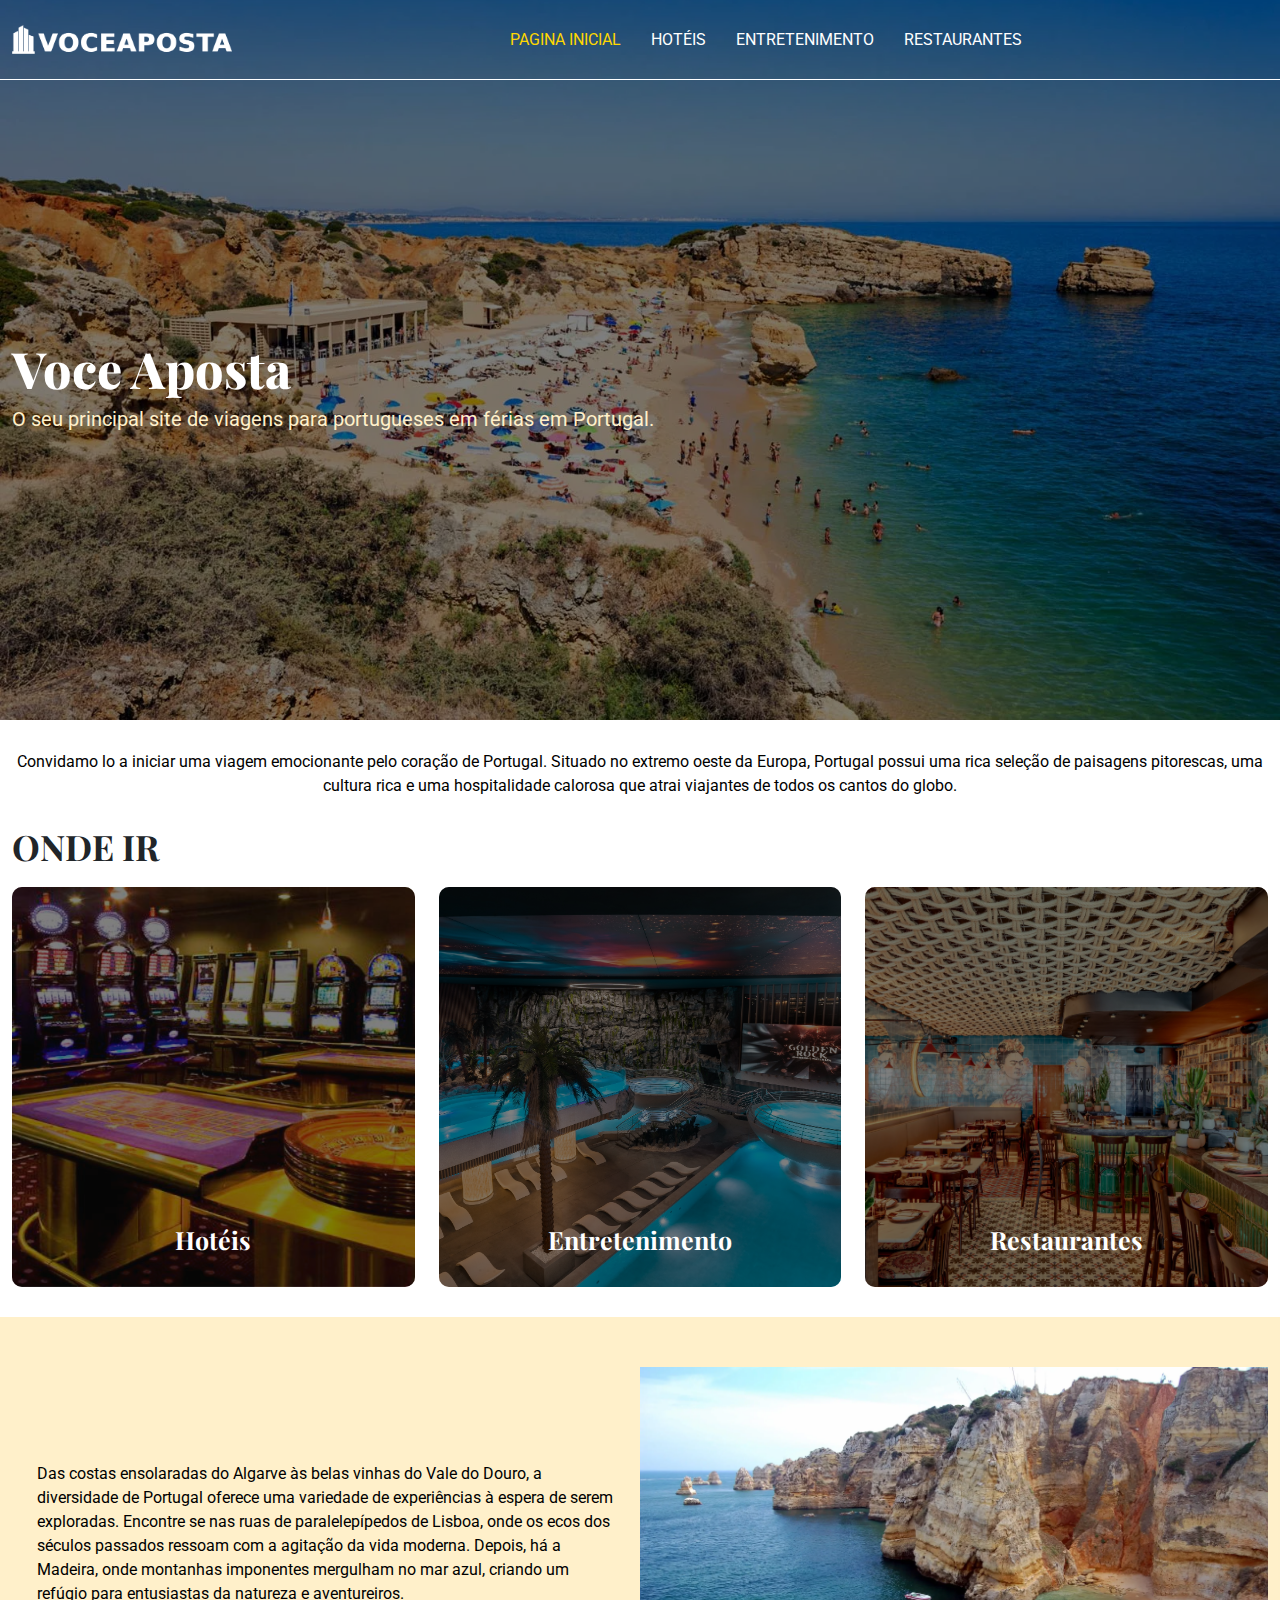
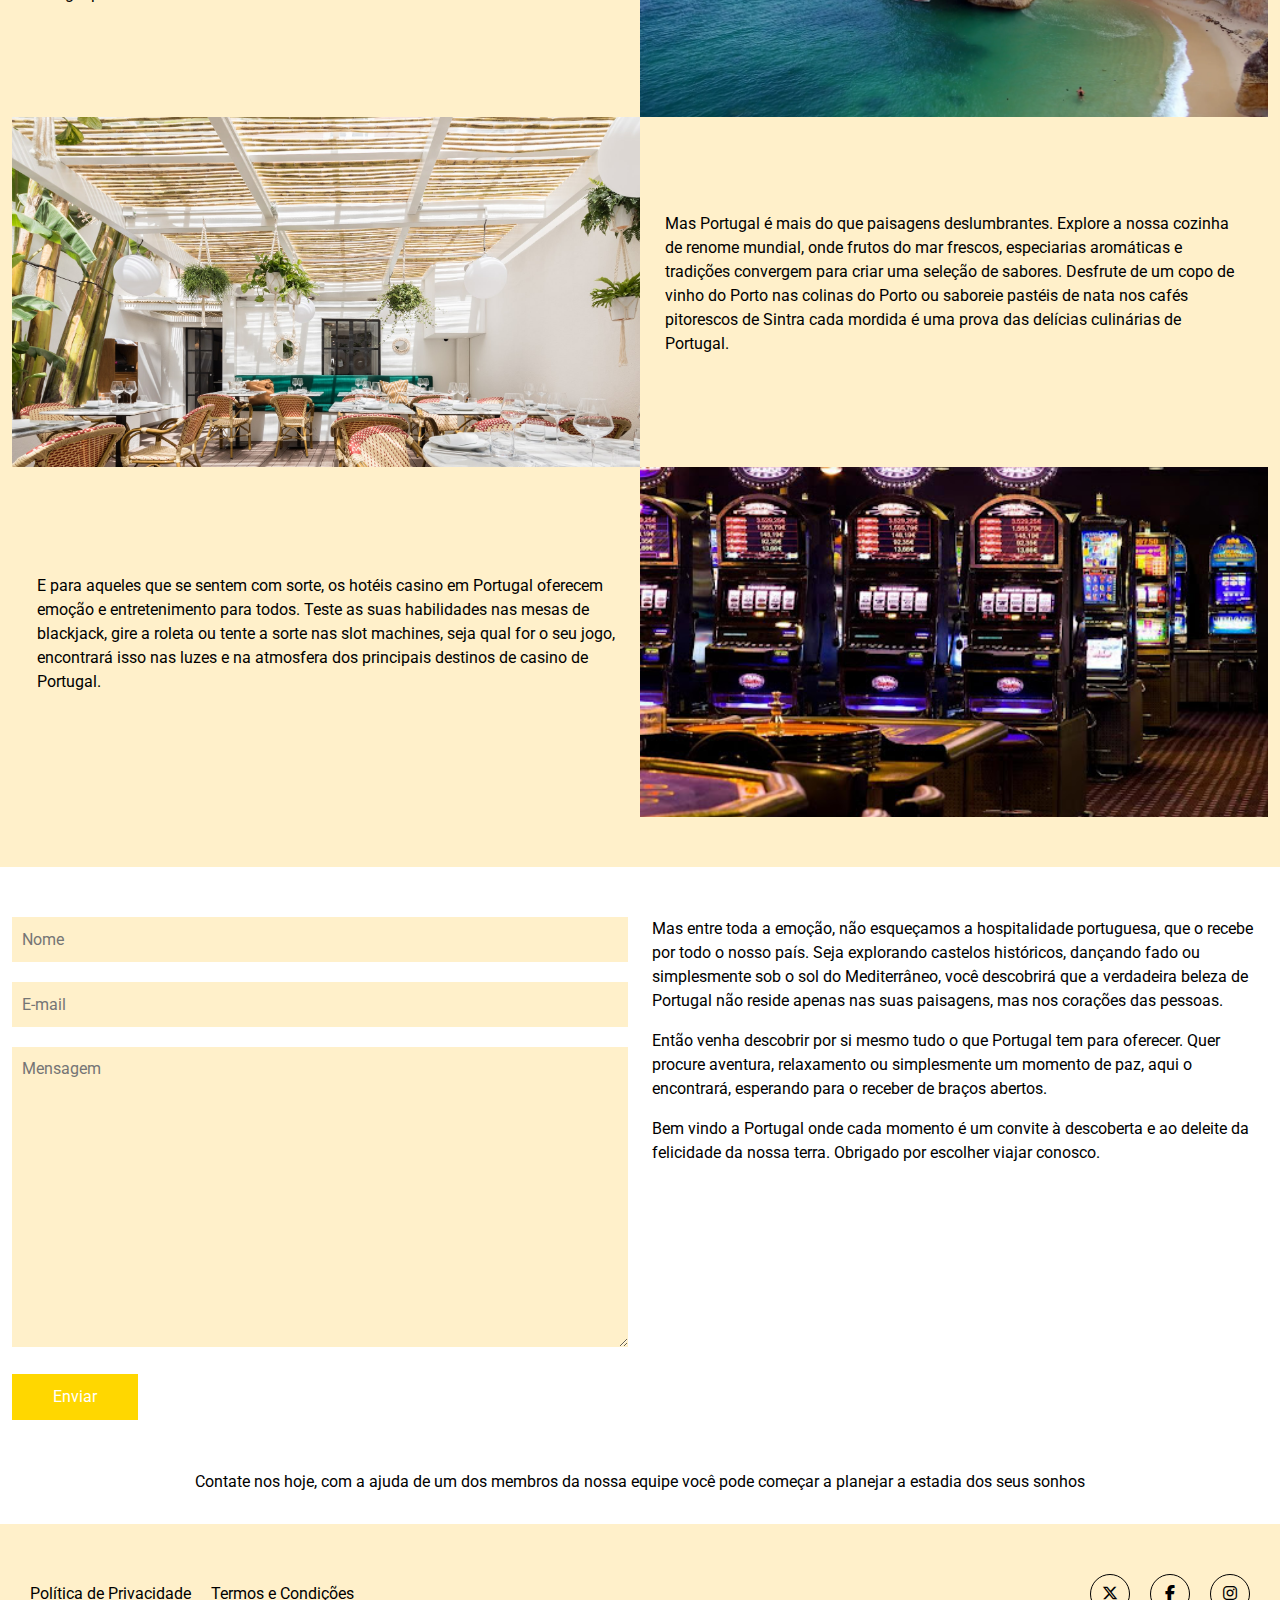
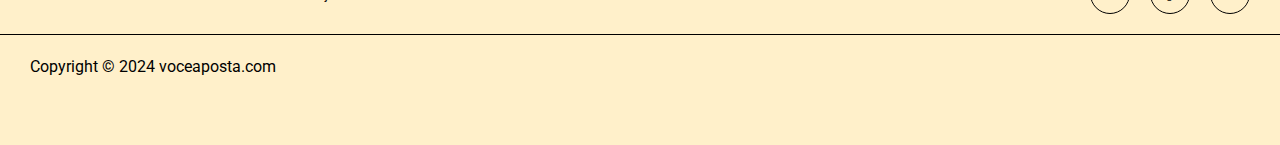
<file: index.html>
<!DOCTYPE html>
<html lang="en">
<head>
    <meta charset="UTF-8">
    <meta name="viewport" content="width=device-width, initial-scale=1.0">
    <link rel="stylesheet" href="assets/css/bootstrap.min.css">
    <link rel="stylesheet" href="https://cdnjs.cloudflare.com/ajax/libs/font-awesome/6.5.2/css/all.min.css">
    <link rel="icon" href="assets/images/fav-icon.png">
    <link rel="stylesheet" href="assets/css/style.css">
    <link rel="stylesheet" href="assets/css/media.css">
    <title>Pagina inicial</title>
    <style>
        /* cookies css star here */
 #cookies-popup {
     position: fixed;
     bottom: 0;
     left: 0;
     width: 100%;
     background-color:#f2f2f2;
     color: var(--black);
     padding: 20px 20px;
     text-align: center;
     box-shadow: rgb(0 0 0 / 20%) 0px 0px 15px;
    display: none;
}
 #cookies-popup p {
     margin: 0;
     color: var(--black);
}
 #cookies-popup button {
     background-color: #00402e;
     color: #fff;
     border: none;
     padding: 10px 20px;
     cursor: pointer;
     margin-top: 10px;
     border-radius: 10px;
     border: 1px solid #00402e;
}
 #accept-cookies:hover {
    background: #05503a;
    /* color: #05503a; */
    border-color: #05503a;
}
/* cookies css end here */
    </style>
</head>
<body>


<section class="site-header">
    <div class="container">
        <div class="nav">
            
            <div class="site-logo">
                <a href="index.html">
                    <img src="assets/images/logo.png" alt="">
                </a>
            </div>
            <div class="nav-bar">
                <ul>
                    <li>
                        <a href="index.html" class="active">Pagina inicial</a>
                    </li>
                    <li>
                        <a href="hotel.html">Hotéis</a>
                    </li>
                    <li>
                        <a href="entertainment.html">Entretenimento</a>
                    </li>
                    <li>
                        <a href="resturant.html">Restaurantes</a>
                    </li>
                </ul>
                <div class="colse">
                    <i class="fa-solid fa-x"></i>
                </div>
            </div>
            <div class="toggle">
                <i class="fa-solid fa-bars"></i>
            </div>
           
        </div>
    </div>
</section>

<section class="site-banner ">
    <div class="container">
        <div class="banner-wrap">
            <div class="banner-txt">
                <h1>
                    Voce Aposta
                </h1>
                <p>
                    O seu principal site de viagens para portugueses em férias em Portugal.
                </p>
            </div>
        </div>
    </div>
</section>

<div class="wel-come-txt ptb-30">
    <div class="container">
        <p>
            Convidamo lo a iniciar uma viagem emocionante pelo coração de Portugal. Situado no
extremo oeste da Europa, Portugal possui uma rica seleção de paisagens pitorescas, uma
cultura rica e uma hospitalidade calorosa que atrai viajantes de todos os cantos do globo.
        </p>
    </div>
</div>


<div class="popular-hotel pb-30 ">
   
    <div class="container">
        <div class="site-heading">
            <h3>
                ONDE IR
            </h3>
        </div>
        <div class="row">
            <div class="col-md-4">
               <a href="casino.html">
                <div class="popular-img" style="background-image:url(./assets/images/casino-banner.jpg);">
                    <h4>
                        Hotéis
                    </h4>
                </div>
               </a>
            </div>
            <div class="col-md-4">
               <a href="entertainment.html">
                <div class="popular-img" style="background-image: url(./assets/images/spa-spa.jpg);">
                    <h4>
                        Entretenimento
                    </h4>
                </div>
               </a>
            </div>
            <div class="col-md-4">
                <a href="resturant.html">
                 <div class="popular-img" style="background-image: url(./assets/images/restaurant-of-portugal.jpg);">
                     <h4>
                        Restaurantes
                     </h4>
                 </div>
                </a>
             </div>
        </div>
    </div>
</div>

<div class="popular-wrap ptb-50 bg">
    <div class="container">
        <div class="popular-box">
            <div class="pop-left">
                <p>
                    Das costas ensolaradas do Algarve às belas vinhas do Vale do Douro, a diversidade de
                    Portugal oferece uma variedade de experiências à espera de serem exploradas. Encontre
                    se nas ruas de paralelepípedos de Lisboa, onde os ecos dos séculos passados ressoam
                    com a agitação da vida moderna. Depois, há a Madeira, onde montanhas imponentes
                    mergulham no mar azul, criando um refúgio para entusiastas da natureza e aventureiros.
                </p>
            </div>
            <div class="pop-right">
                <img src="assets/images/Portuguese-coastline.webp" alt="">
            </div>
        </div>
        <div class="popular-box">
            <div class="pop-right">
                <img src="assets/images/restaurant-in-portugal.jpeg" alt="">
            </div>
            <div class="pop-left">
                <p>
                    Mas Portugal é mais do que paisagens deslumbrantes. Explore a nossa cozinha de renome
                    mundial, onde frutos do mar frescos, especiarias aromáticas e tradições convergem para
                    criar uma seleção de sabores. Desfrute de um copo de vinho do Porto nas colinas do Porto
                    ou saboreie pastéis de nata nos cafés pitorescos de Sintra cada mordida é uma prova das
                    delícias culinárias de Portugal.
                </p>
            </div>
            
        </div>

        <div class="popular-box">
            <div class="pop-left">
                <p>
                    E para aqueles que se sentem com sorte, os hotéis casino em Portugal oferecem emoção e
                    entretenimento para todos. Teste as suas habilidades nas mesas de blackjack, gire a roleta
                    ou tente a sorte nas slot machines, seja qual for o seu jogo, encontrará isso nas luzes e na
                    atmosfera dos principais destinos de casino de Portugal.
                </p>
            </div>
            <div class="pop-right">
                <img src="assets/images/best-casino-hotel-in-Portugal.jpg" alt="">
            </div>
        </div>
        <!-- <div class="popular-box">
            <div class="pop-right">
                <img src="assets/images/hero-banner.jpg" alt="">
            </div>
            <div class="pop-left">
                <p>
                    Mas entre toda a emoção, não esqueçamos a hospitalidade portuguesa, que o recebe por
                    todo o nosso país. Seja explorando castelos históricos, dançando fado ou simplesmente sob
                    o sol do Mediterrâneo, você descobrirá que a verdadeira beleza de Portugal não reside
                    apenas nas suas paisagens, mas nos corações das pessoas.
                </p>
                <p>
                    Então venha descobrir por si mesmo tudo o que Portugal tem para oferecer. Quer procure
                    aventura, relaxamento ou simplesmente um momento de paz, aqui o encontrará, esperando
                    para o receber de braços abertos.
                </p>
                <p>
                    Bem vindo a Portugal onde cada momento é um convite à descoberta e ao deleite da
                    felicidade da nossa terra. Obrigado por escolher viajar conosco.
                </p>
            </div>
            
        </div> -->
    </div>
</div>
<div class="contact-us ptb-50">
    <div class="container">
        <div class="row">
            <div class="col-lg-6">
                <div class="contact-form">
                    <form>
                        <div class="form-group">
                            <input type="text" placeholder="Nome">
                        </div>
                        <div class="form-group">
                            <input type="email" placeholder="E-mail">
                        </div>
                        <div class="form-group">
                            <textarea placeholder="Mensagem"></textarea>
                        </div>
                        <button>Enviar</button>
                    </form>
                </div>
            </div>
            <div class="col-lg-6">
                <div class="contact-txt">
                    <p>
                        Mas entre toda a emoção, não esqueçamos a hospitalidade portuguesa, que o recebe por
                        todo o nosso país. Seja explorando castelos históricos, dançando fado ou simplesmente sob
                        o sol do Mediterrâneo, você descobrirá que a verdadeira beleza de Portugal não reside
                        apenas nas suas paisagens, mas nos corações das pessoas.
                    </p>
                    <p>
                        Então venha descobrir por si mesmo tudo o que Portugal tem para oferecer. Quer procure
                        aventura, relaxamento ou simplesmente um momento de paz, aqui o encontrará, esperando
                        para o receber de braços abertos.
                    </p>
                    <p>
                        Bem vindo a Portugal onde cada momento é um convite à descoberta e ao deleite da
                        felicidade da nossa terra. Obrigado por escolher viajar conosco.
                    </p>
                   
                </div>
            </div>
        </div>
    </div>
</div>
<div class="wel-come-txt pb-30">
    <div class="container">
        <p>
            Contate nos hoje, com a ajuda de um dos membros da nossa equipe você pode começar a
            planejar a estadia dos seus sonhos
        </p>
    </div>
</div>

<div class="site-footer ptb-30">
        <div class="footer-wrap">
            
            <div class="footer-links">
                <ul>
                    <li>
                        <a href="privacy.html">Política de Privacidade</a>
                    </li>
                    <li>
                        <a href="condition.html">Termos e Condições</a>
                    </li>
                  
                </ul>
            </div>
            <div class="social-links">
                <ul>
                    <li>
                        <a href="#"><i class="fa-brands fa-x-twitter"></i></a>
                    </li>
                    <li>
                        <a href="#"><i class="fa-brands fa-facebook-f"></i></a>
                    </li>
                    <li>
                        <a href="#"><i class="fa-brands fa-instagram"></i></a>
                    </li>
                </ul>
            </div>
        </div>
    <div class="copy-right">
        <p>
            Copyright © 2024 voceaposta.com
        </p>
        
    </div>
</div>






        <!-- cookies section start here -->
        <div id="cookies-popup">
            <p>Cookies are used by us to enhance your online experience. These are little text files stored on your
                computer. If you continue to use our website, you consent to the use of cookies. Changes to your
                cookie preferences can be made in the browser's settings. To learn more, check our privacy policy by
                clicking here.
            </p>
            <button id="accept-cookies">Accept</button>
           
         </div>
         <!-- cookies section end here -->


     <script src="assets/js/jquery-3.7.1.min.js"></script>
     <script src="assets/js/bootstrap.bundle.min.js"></script>
     <script src="assets/js/custom.js"></script>
    <script>
        
document.addEventListener("DOMContentLoaded", function() {
  var acceptCookiesBtn = document.getElementById("accept-cookies");
  var cookiesPopup = document.getElementById("cookies-popup");

  acceptCookiesBtn.addEventListener("click", function() {
      cookiesPopup.style.display = "none";
      // You can add code here to set a cookie to remember the user's choice
  });
});
    </script>
</body>
</html>
</file>
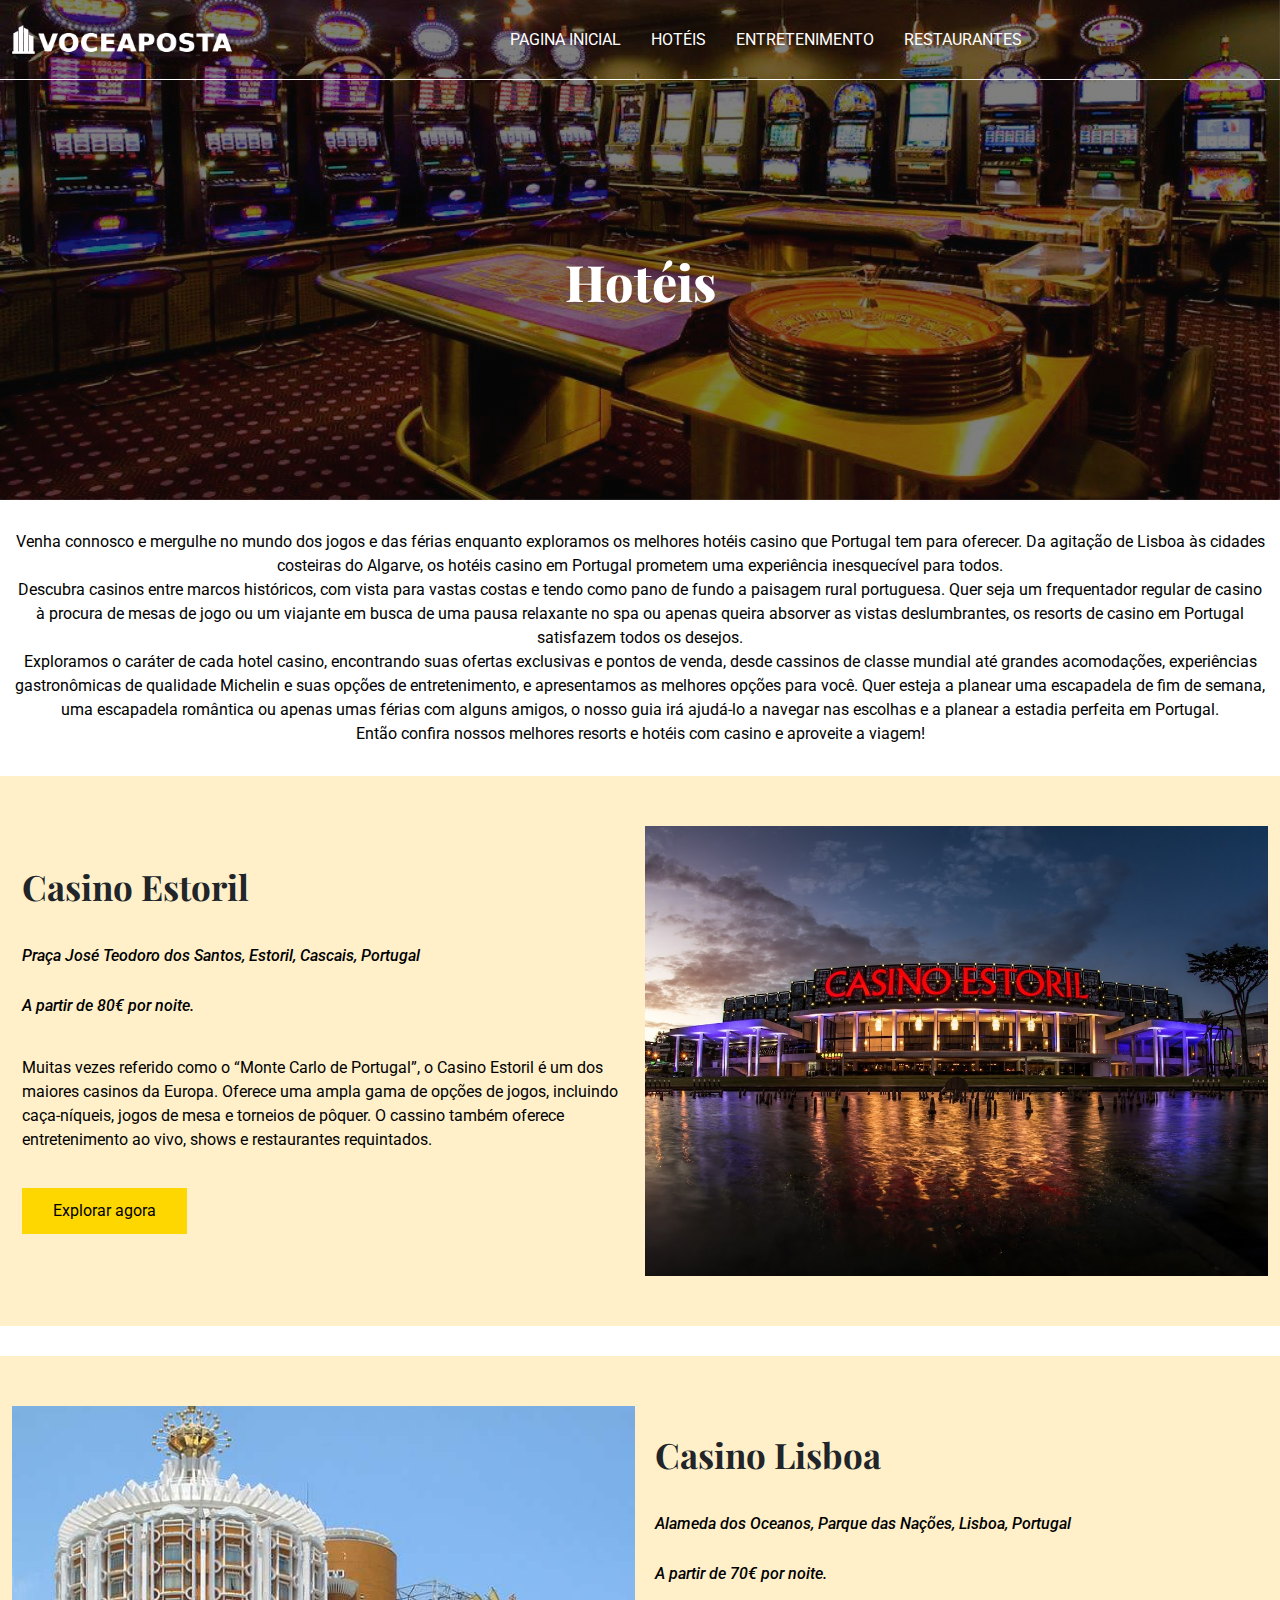
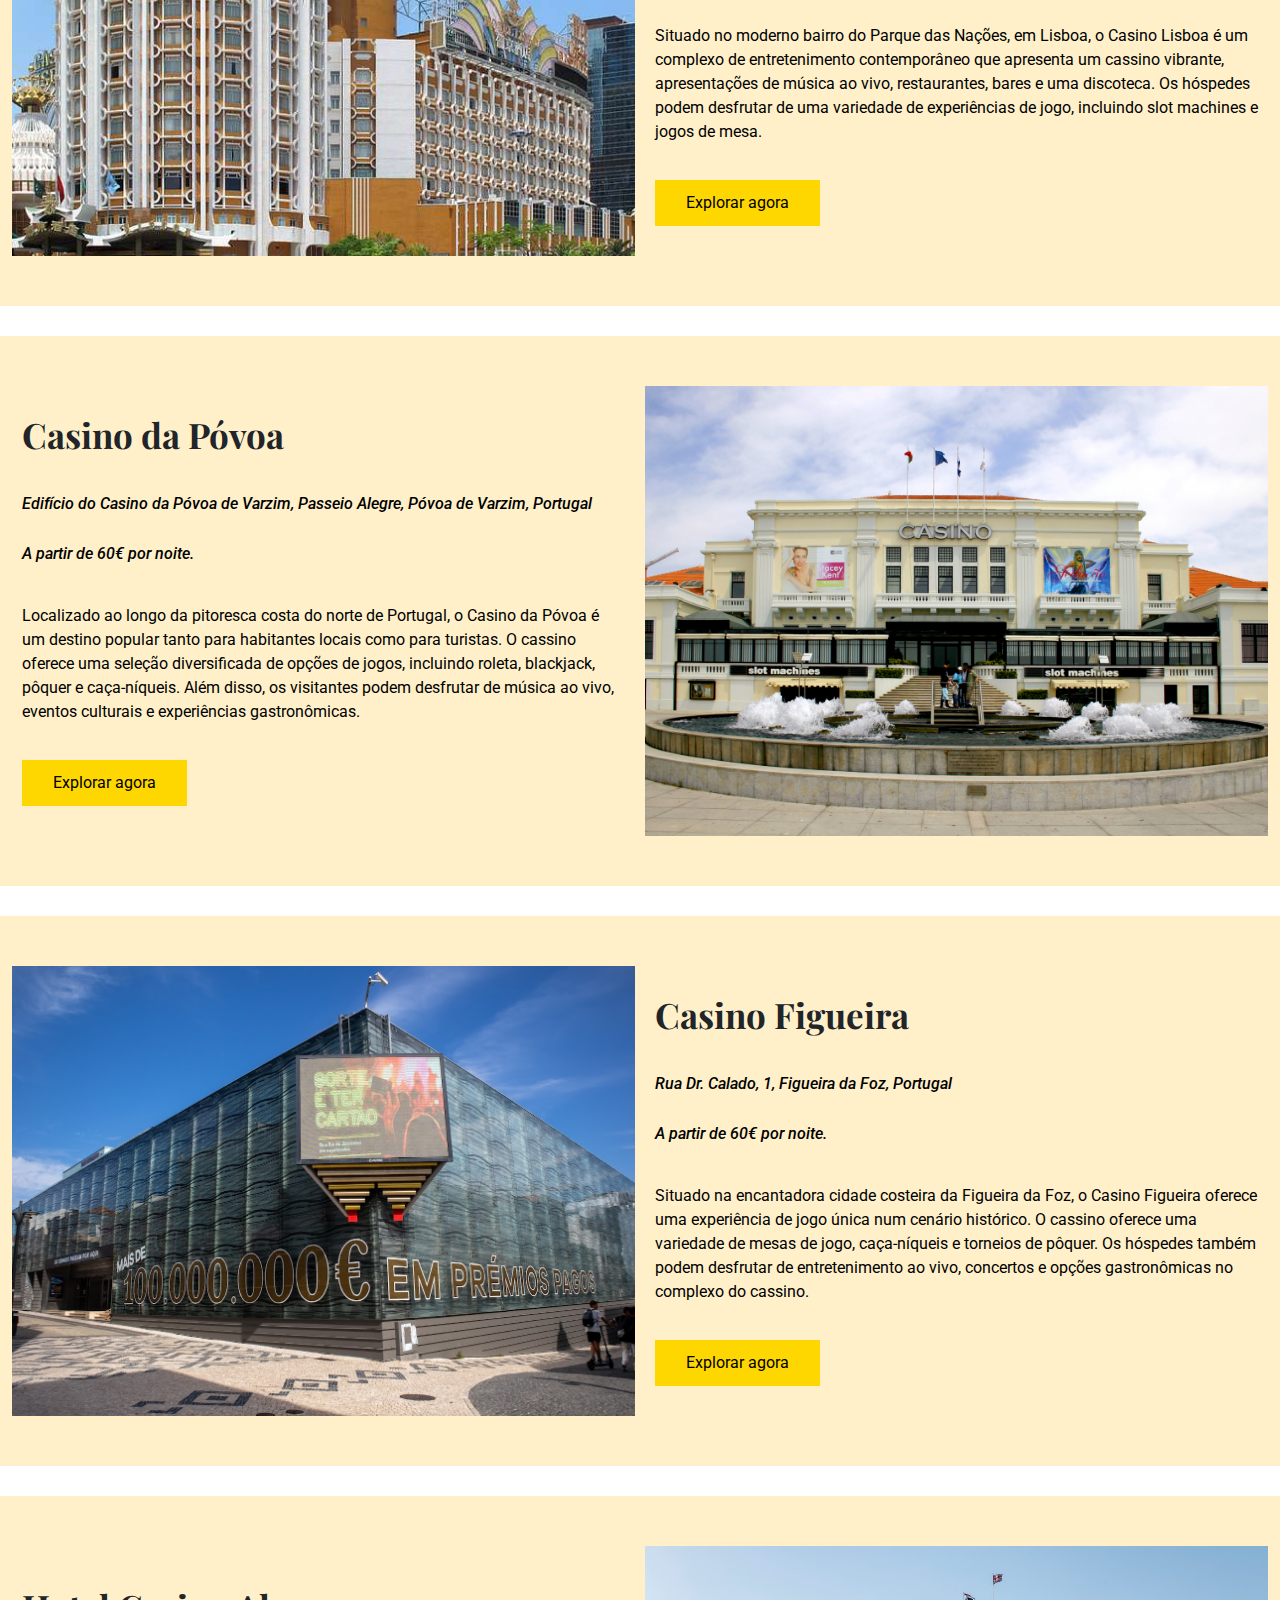
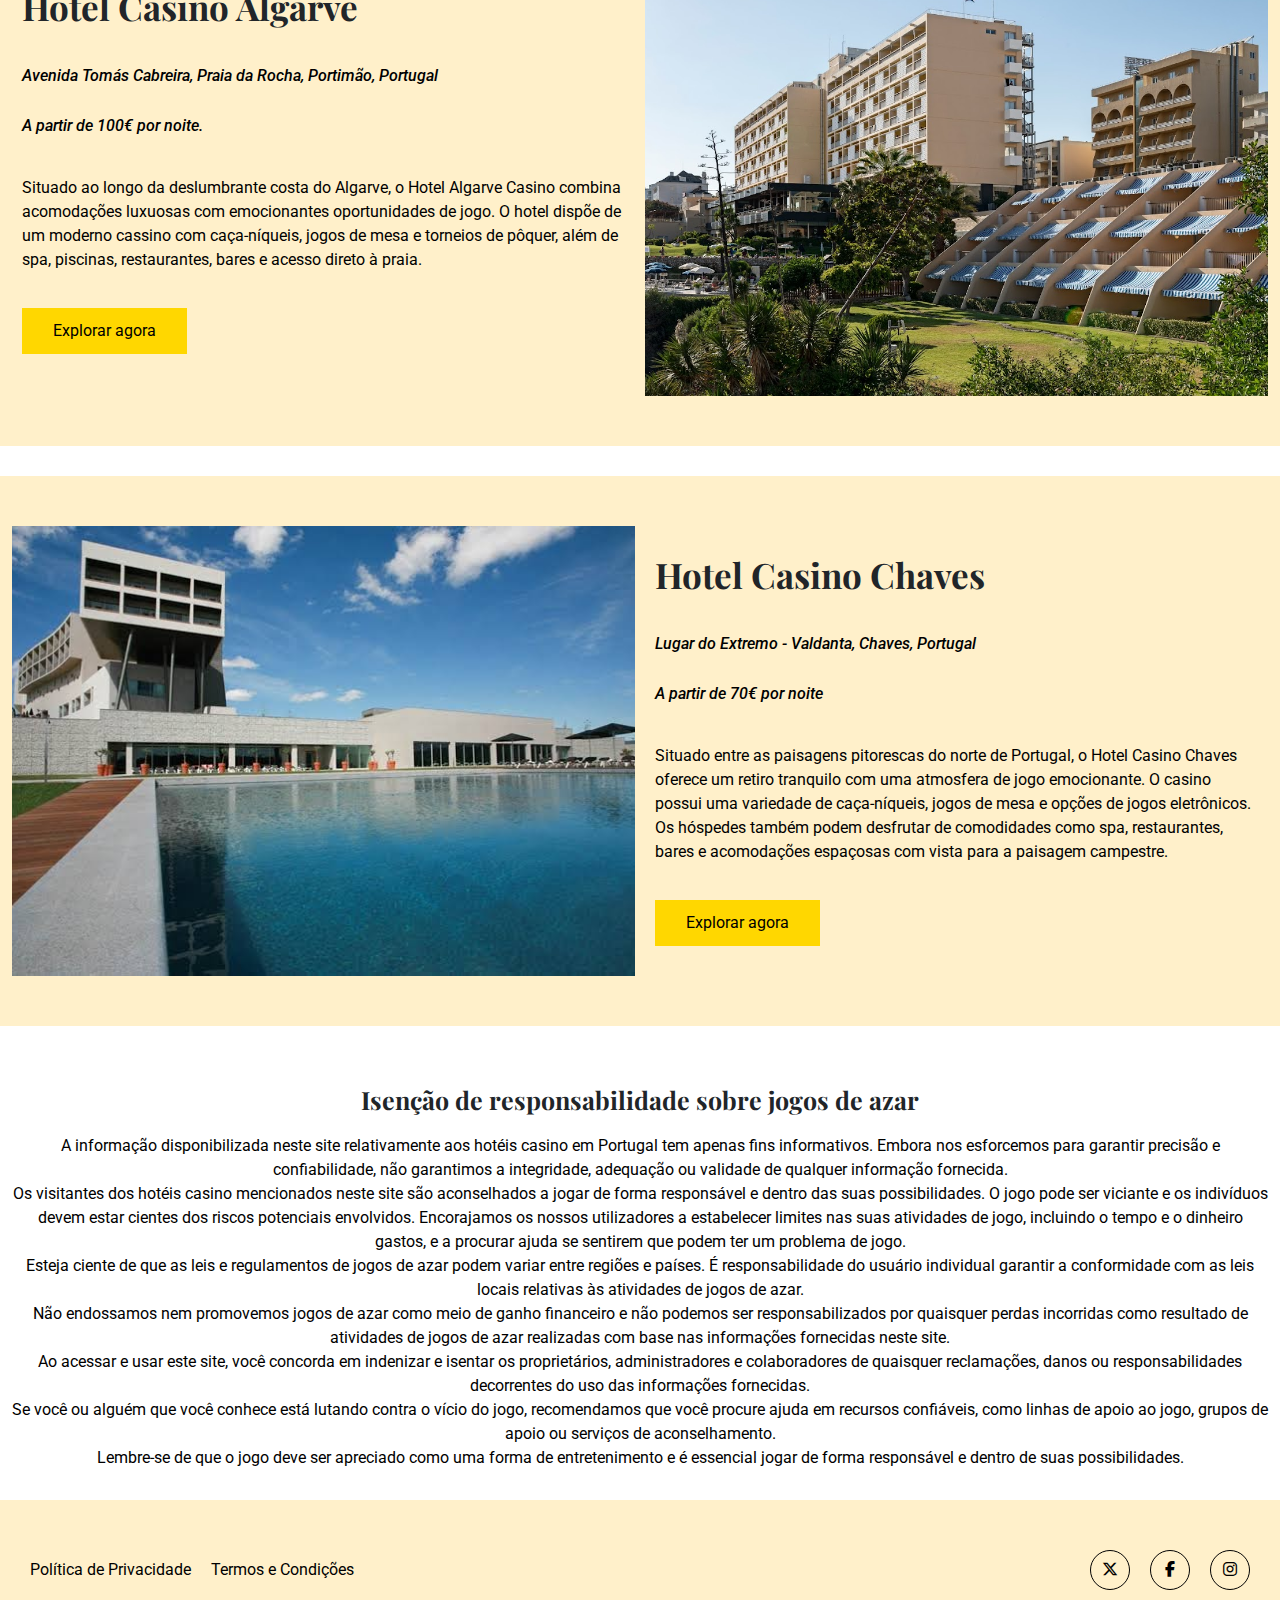
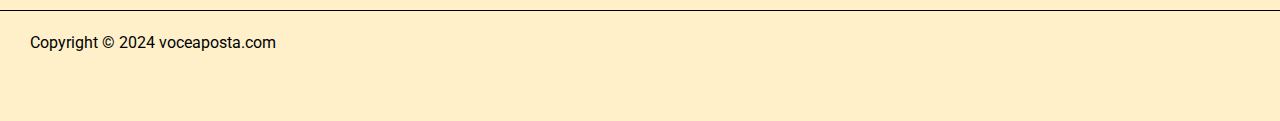
<file: casino.html>
<!DOCTYPE html>
<html lang="en">
<head>
    <meta charset="UTF-8">
    <meta name="viewport" content="width=device-width, initial-scale=1.0">
    <link rel="stylesheet" href="assets/css/bootstrap.min.css">
    <link rel="stylesheet" href="https://cdnjs.cloudflare.com/ajax/libs/font-awesome/6.5.2/css/all.min.css">
    <link rel="icon" href="assets/images/fav-icon.png">
    <link rel="stylesheet" href="assets/css/style.css">
    <link rel="stylesheet" href="assets/css/media.css">
    <title>Hotéis</title>
   
</head>
<body>


<section class="site-header">
    <div class="container">
        <div class="nav">
           
            <div class="site-logo">
                <a href="index.html">
                    <img src="assets/images/logo.png" alt="">
                </a>
            </div>
            <div class="nav-bar">
                <ul>
                    <li>
                        <a href="index.html">Pagina inicial</a>
                    </li>
                    <li>
                        <a href="casino.html">Hotéis</a>
                    </li>
                    <li>
                        <a href="entertainment.html">Entretenimento</a>
                    </li>
                    <li>
                        <a href="resturant.html">Restaurantes</a>
                    </li>
                </ul>
                <div class="colse">
                    <i class="fa-solid fa-x"></i>
                </div>
            </div>
            <div class="toggle">
                <i class="fa-solid fa-bars"></i>
            </div>
           
        </div>
    </div>
</section>

<div class="sub-banner casino-banner">
    <div class="sub-banner-wrap">
        <h1>
            Hotéis
        </h1>
    </div>
</div>

<div class="wel-come-txt ptb-30">
    <div class="container">
        <p>
            Venha connosco e mergulhe no mundo dos jogos e das férias enquanto exploramos os
            melhores hotéis casino que Portugal tem para oferecer. Da agitação de Lisboa às cidades
            costeiras do Algarve, os hotéis casino em Portugal prometem uma experiência inesquecível
            para todos.
        </p>
        <p>
            Descubra casinos entre marcos históricos, com vista para vastas costas e tendo como pano
            de fundo a paisagem rural portuguesa. Quer seja um frequentador regular de casino à
            procura de mesas de jogo ou um viajante em busca de uma pausa relaxante no spa ou
            apenas queira absorver as vistas deslumbrantes, os resorts de casino em Portugal
            satisfazem todos os desejos.
        </p>
        <p>
            Exploramos o caráter de cada hotel casino, encontrando suas ofertas exclusivas e pontos
            de venda, desde cassinos de classe mundial até grandes acomodações, experiências
            gastronômicas de qualidade Michelin e suas opções de entretenimento, e apresentamos as
            melhores opções para você. Quer esteja a planear uma escapadela de fim de semana, uma
            escapadela romântica ou apenas umas férias com alguns amigos, o nosso guia irá ajudá-lo
            a navegar nas escolhas e a planear a estadia perfeita em Portugal.
        </p>
        <p>
            Então confira nossos melhores resorts e hotéis com casino e aproveite a viagem!
        </p>
    </div>
</div>
<div class="casino-main ptb-50 bg">
    <div class="container">
        <div class="casino-wrap first-wrap">
            <div class="casino-left">
                <h3>
                    Casino Estoril
                </h3>
                <div class="casino-price">
                    <p>
                        Praça José Teodoro dos Santos, Estoril, Cascais, Portugal
                    </p>
                    <p>
                        A partir de 80€ por noite.
                    </p>
                </div>
               
                <p>
                    Muitas vezes referido como o “Monte Carlo de Portugal”, o Casino Estoril é um dos maiores
                    casinos da Europa. Oferece uma ampla gama de opções de jogos, incluindo caça-níqueis,
                    jogos de mesa e torneios de pôquer. O cassino também oferece entretenimento ao vivo,
                    shows e restaurantes requintados.
                </p>
                <div class="read-more">
                    <a href="https://casino-estoril.pt/pt/home" target="_blank">Explorar agora</a>
                </div>
            </div>
            <div class="casino-right">
                <img src="assets/images/casino1.jpg" alt="">
            </div>
        </div>
    </div>
</div>
<div class="casino-main ptb-50 bg">
    <div class="container">
        <div class="casino-wrap ">

            <div class="casino-right">
                <img src="assets/images/casino2.jpg" alt="">
            </div>

            <div class="casino-left">
                <h3>
                    Casino Lisboa
                </h3>
                <div class="casino-price">
                    <p>
                        Alameda dos Oceanos, Parque das Nações, Lisboa, Portugal
                    </p>
                    <p>
                        A partir de 70€ por noite.
                    </p>
                </div>
               
                <p>
                    Situado no moderno bairro do Parque das Nações, em Lisboa, o Casino Lisboa é um
                    complexo de entretenimento contemporâneo que apresenta um cassino vibrante,
                    apresentações de música ao vivo, restaurantes, bares e uma discoteca. Os hóspedes
                    podem desfrutar de uma variedade de experiências de jogo, incluindo slot machines e jogos
                    de mesa.
                </p>
                <div class="read-more">
                    <a href="https://casino-lisboa.pt/en/home" target="_blank">Explorar agora</a>
                </div>
            </div>
           
        </div>
    </div>
</div>

<div class="casino-main ptb-50 bg">
    <div class="container">
        <div class="casino-wrap first-wrap">
            <div class="casino-left">
                <h3>
                    Casino da Póvoa
                </h3>
                <div class="casino-price">
                    <p>
                        Edifício do Casino da Póvoa de Varzim, Passeio Alegre, Póvoa de Varzim, Portugal
                    </p>
                    <p>
                        A partir de 60€ por noite.
                    </p>
                </div>
               
                <p>
                    Localizado ao longo da pitoresca costa do norte de Portugal, o Casino da Póvoa é um
                    destino popular tanto para habitantes locais como para turistas. O cassino oferece uma
                    seleção diversificada de opções de jogos, incluindo roleta, blackjack, pôquer e caça-níqueis.
                    Além disso, os visitantes podem desfrutar de música ao vivo, eventos culturais e
                    experiências gastronômicas.
                </p>
                <div class="read-more">
                    <a href="https://www.casino-povoa.com/" target="_blank">Explorar agora</a>
                </div>
            </div>
            <div class="casino-right">
                <img src="assets/images/casino3.jpg" alt="">
            </div>
        </div>
    </div>
</div>

<div class="casino-main ptb-50 bg">
    <div class="container">
        <div class="casino-wrap ">
            <div class="casino-right">
                <img src="assets/images/casino4.jpg" alt="">
            </div>
            <div class="casino-left">
                <h3>
                    Casino Figueira
                </h3>
                <div class="casino-price">
                    <p>
                        Rua Dr. Calado, 1, Figueira da Foz, Portugal
                    </p>
                    <p>
                        A partir de 60€ por noite.
                    </p>
                </div>
               
                <p>
                    Situado na encantadora cidade costeira da Figueira da Foz, o Casino Figueira oferece uma
                    experiência de jogo única num cenário histórico. O cassino oferece uma variedade de
                    
                    mesas de jogo, caça-níqueis e torneios de pôquer. Os hóspedes também podem desfrutar
                    de entretenimento ao vivo, concertos e opções gastronômicas no complexo do cassino.
                </p>
                <div class="read-more">
                    <a href="https://www.casinofigueira.pt/" target="_blank">Explorar agora</a>
                </div>
            </div>
           
        </div>
    </div>
</div>


<div class="casino-main ptb-50 bg">
    <div class="container">
        <div class="casino-wrap first-wrap">
            <div class="casino-left">
                <h3>
                    Hotel Casino Algarve
                </h3>
                <div class="casino-price">
                    <p>
                        Avenida Tomás Cabreira, Praia da Rocha, Portimão, Portugal
                    </p>
                    <p>
                        A partir de 100€ por noite.
                    </p>
                </div>
               
                <p>
                    Situado ao longo da deslumbrante costa do Algarve, o Hotel Algarve Casino combina
                    acomodações luxuosas com emocionantes oportunidades de jogo. O hotel dispõe de um
                    moderno cassino com caça-níqueis, jogos de mesa e torneios de pôquer, além de spa,
                    piscinas, restaurantes, bares e acesso direto à praia.
                </p>
                <div class="read-more">
                    <a href="https://www.gruposolverde.pt/en/hotel-algarve-casino/" target="_blank">Explorar agora</a>
                </div>
            </div>
            <div class="casino-right">
                <img src="assets/images/casino5.jpg" alt="">
            </div>
        </div>
    </div>
</div>

<div class="casino-main ptb-50 bg">
    <div class="container">
        <div class="casino-wrap ">
            <div class="casino-right">
                <img src="assets/images/casino6.jpg" alt="">
            </div>
            <div class="casino-left">
                <h3>
                    Hotel Casino Chaves
                </h3>
                <div class="casino-price">
                    <p>
                        Lugar do Extremo - Valdanta, Chaves, Portugal
                    </p>
                    <p>
                        A partir de 70€ por noite
                    </p>
                </div>
               
                <p>
                    Situado entre as paisagens pitorescas do norte de Portugal, o Hotel Casino Chaves oferece
                    um retiro tranquilo com uma atmosfera de jogo emocionante. O casino possui uma
                    variedade de caça-níqueis, jogos de mesa e opções de jogos eletrônicos. Os hóspedes
                    também podem desfrutar de comodidades como spa, restaurantes, bares e acomodações
                    espaçosas com vista para a paisagem campestre.
                </p>
                <div class="read-more">
                    <a href="https://www.gruposolverde.pt/en/hotel-casino-chaves/" target="_blank">Explorar agora</a>
                </div>
            </div>
           
        </div>
    </div>
</div>

<div class="wel-come-txt ptb-30 ">
    <div class="container">
        <h4>
            Isenção de responsabilidade sobre jogos de azar
        </h4>
        <p>
            A informação disponibilizada neste site relativamente aos hotéis casino em Portugal tem apenas fins informativos. Embora nos
            esforcemos para garantir precisão e confiabilidade, não garantimos a integridade, adequação ou validade de qualquer
            informação fornecida.
        </p>
        <p>
            Os visitantes dos hotéis casino mencionados neste site são aconselhados a jogar de forma responsável e dentro das suas
            possibilidades. O jogo pode ser viciante e os indivíduos devem estar cientes dos riscos potenciais envolvidos. Encorajamos os
            nossos utilizadores a estabelecer limites nas suas atividades de jogo, incluindo o tempo e o dinheiro gastos, e a procurar ajuda
            se sentirem que podem ter um problema de jogo.
        </p>
        <p>
            Esteja ciente de que as leis e regulamentos de jogos de azar podem variar entre regiões e países. É responsabilidade do
            usuário individual garantir a conformidade com as leis locais relativas às atividades de jogos de azar.
        </p>
        <p>
            Não endossamos nem promovemos jogos de azar como meio de ganho financeiro e não podemos ser responsabilizados por
            quaisquer perdas incorridas como resultado de atividades de jogos de azar realizadas com base nas informações fornecidas
            neste site.
        </p>
        <p>
            Ao acessar e usar este site, você concorda em indenizar e isentar os proprietários, administradores e colaboradores de
quaisquer reclamações, danos ou responsabilidades decorrentes do uso das informações fornecidas.
        </p>
        <p>
            Se você ou alguém que você conhece está lutando contra o vício do jogo, recomendamos que você procure ajuda em recursos
confiáveis, como linhas de apoio ao jogo, grupos de apoio ou serviços de aconselhamento.
        </p>
        <p>
            Lembre-se de que o jogo deve ser apreciado como uma forma de entretenimento e é essencial jogar de forma responsável e
dentro de suas possibilidades.
        </p>
    </div>
</div>


<div class="site-footer ptb-30">
        <div class="footer-wrap">
            
            <div class="footer-links">
                <ul>
                    <li>
                        <a href="privacy.html">Política de Privacidade</a>
                    </li>
                    <li>
                        <a href="condition.html">Termos e Condições</a>
                    </li>
                  
                </ul>
            </div>
            <div class="social-links">
                <ul>
                    <li>
                        <a href="#"><i class="fa-brands fa-x-twitter"></i></a>
                    </li>
                    <li>
                        <a href="#"><i class="fa-brands fa-facebook-f"></i></a>
                    </li>
                    <li>
                        <a href="#"><i class="fa-brands fa-instagram"></i></a>
                    </li>
                </ul>
            </div>
        </div>
    <div class="copy-right">
        <p>
            Copyright © 2024 voceaposta.com
        </p>
        
    </div>
</div>






       


     <script src="assets/js/jquery-3.7.1.min.js"></script>
     <script src="assets/js/bootstrap.bundle.min.js"></script>
     <script src="assets/js/custom.js"></script>

</body>
</html>
</file>
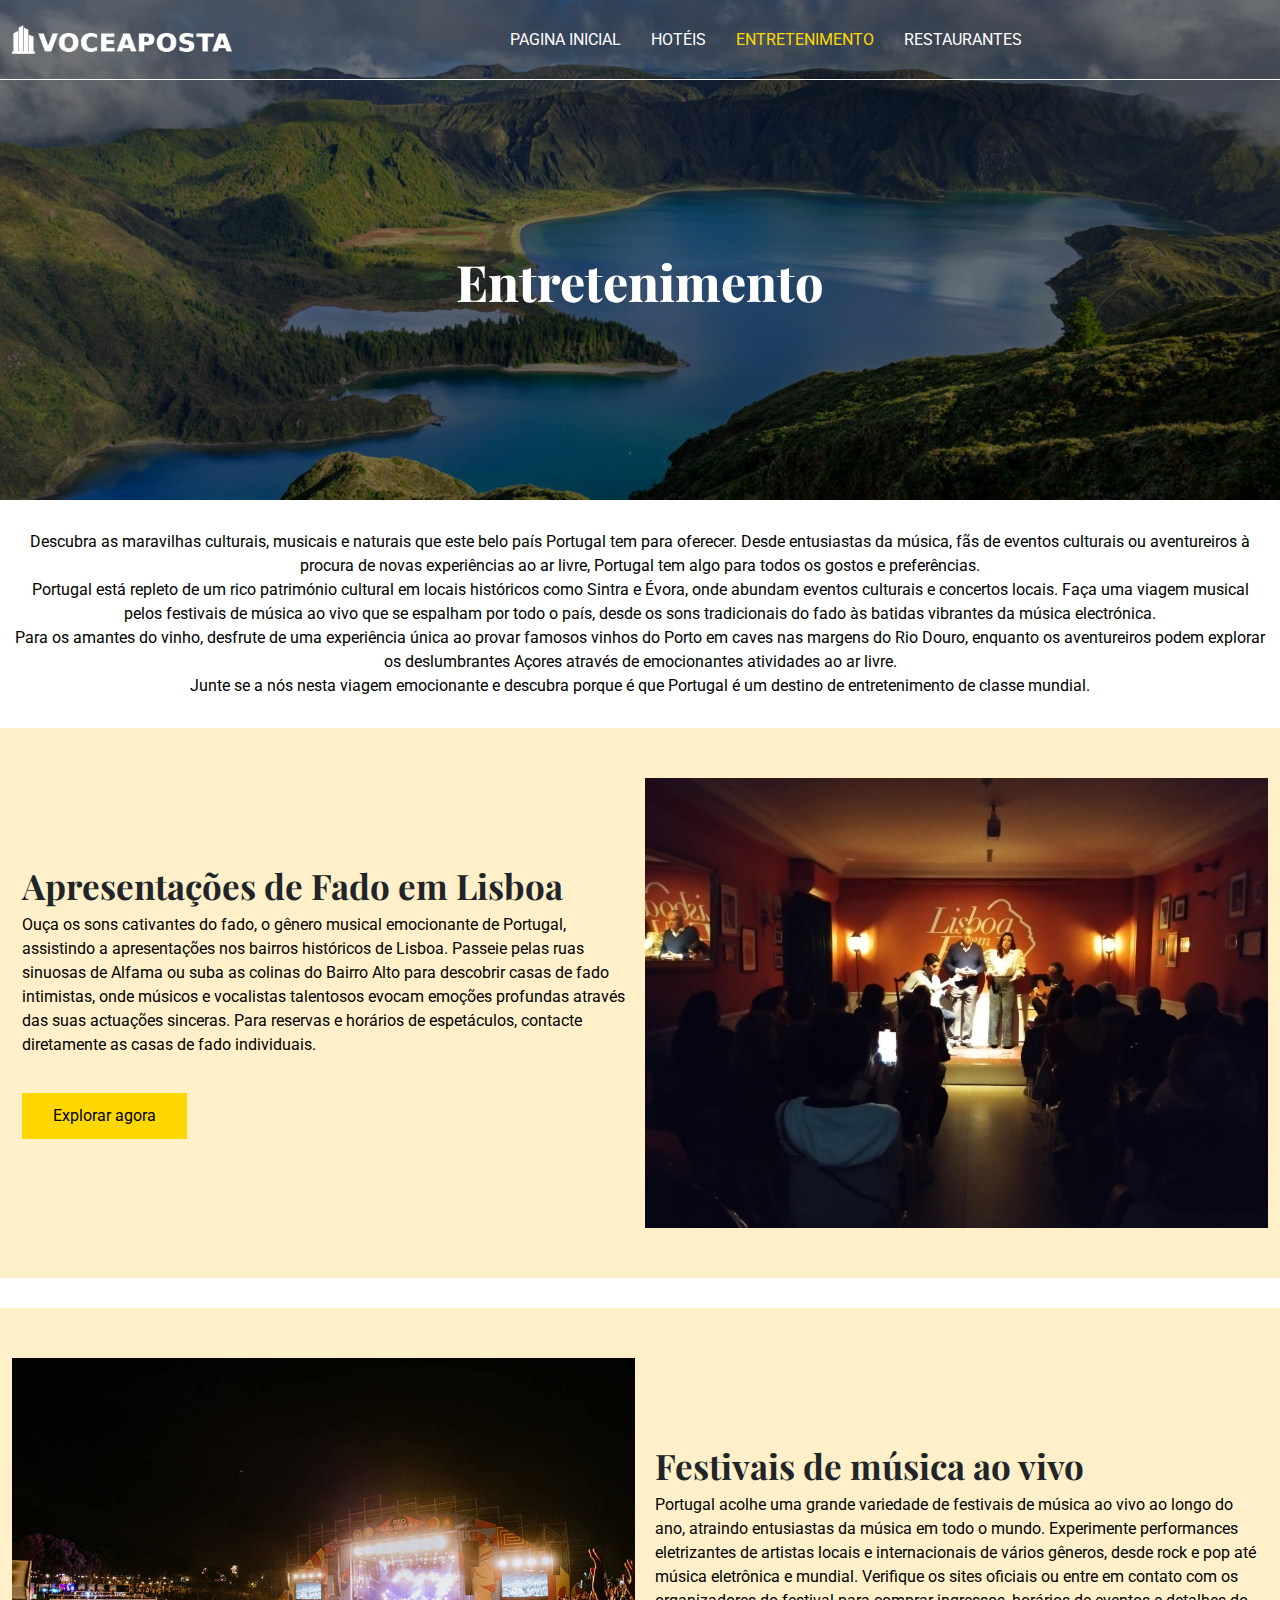
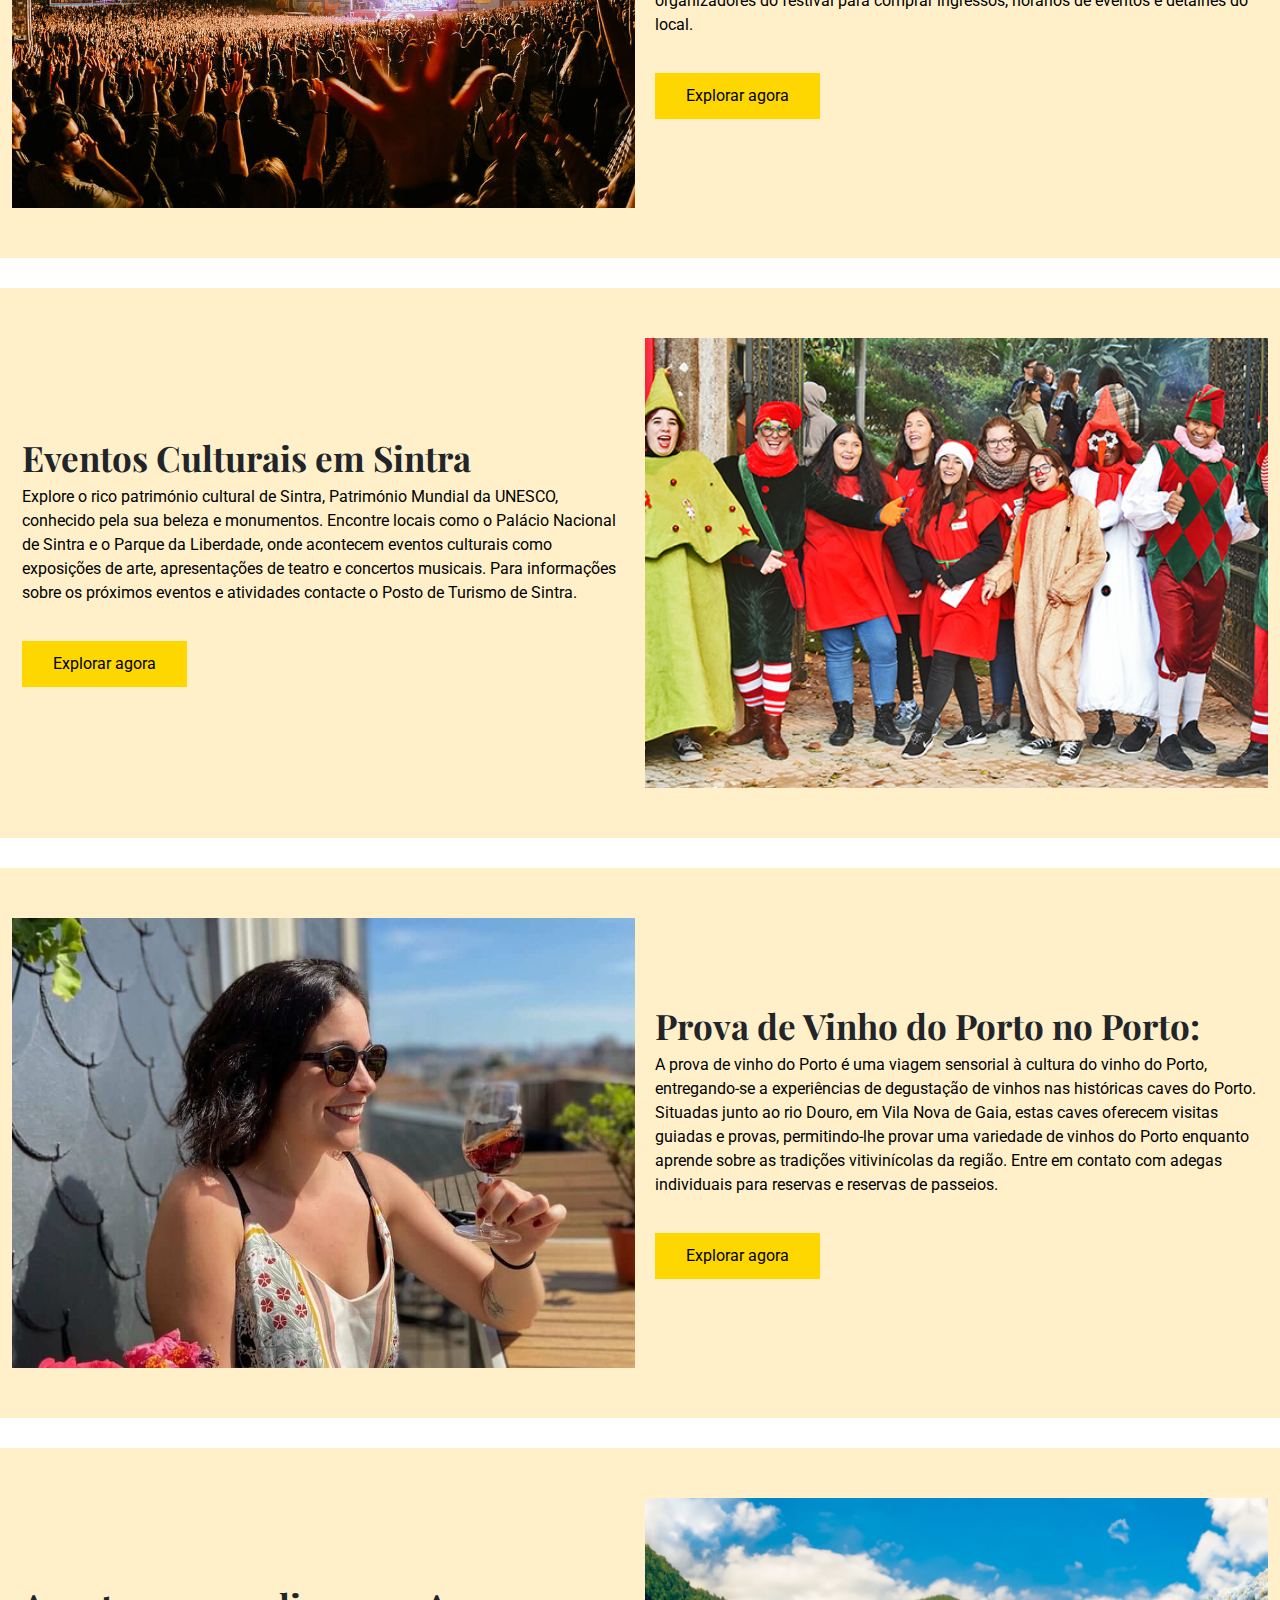
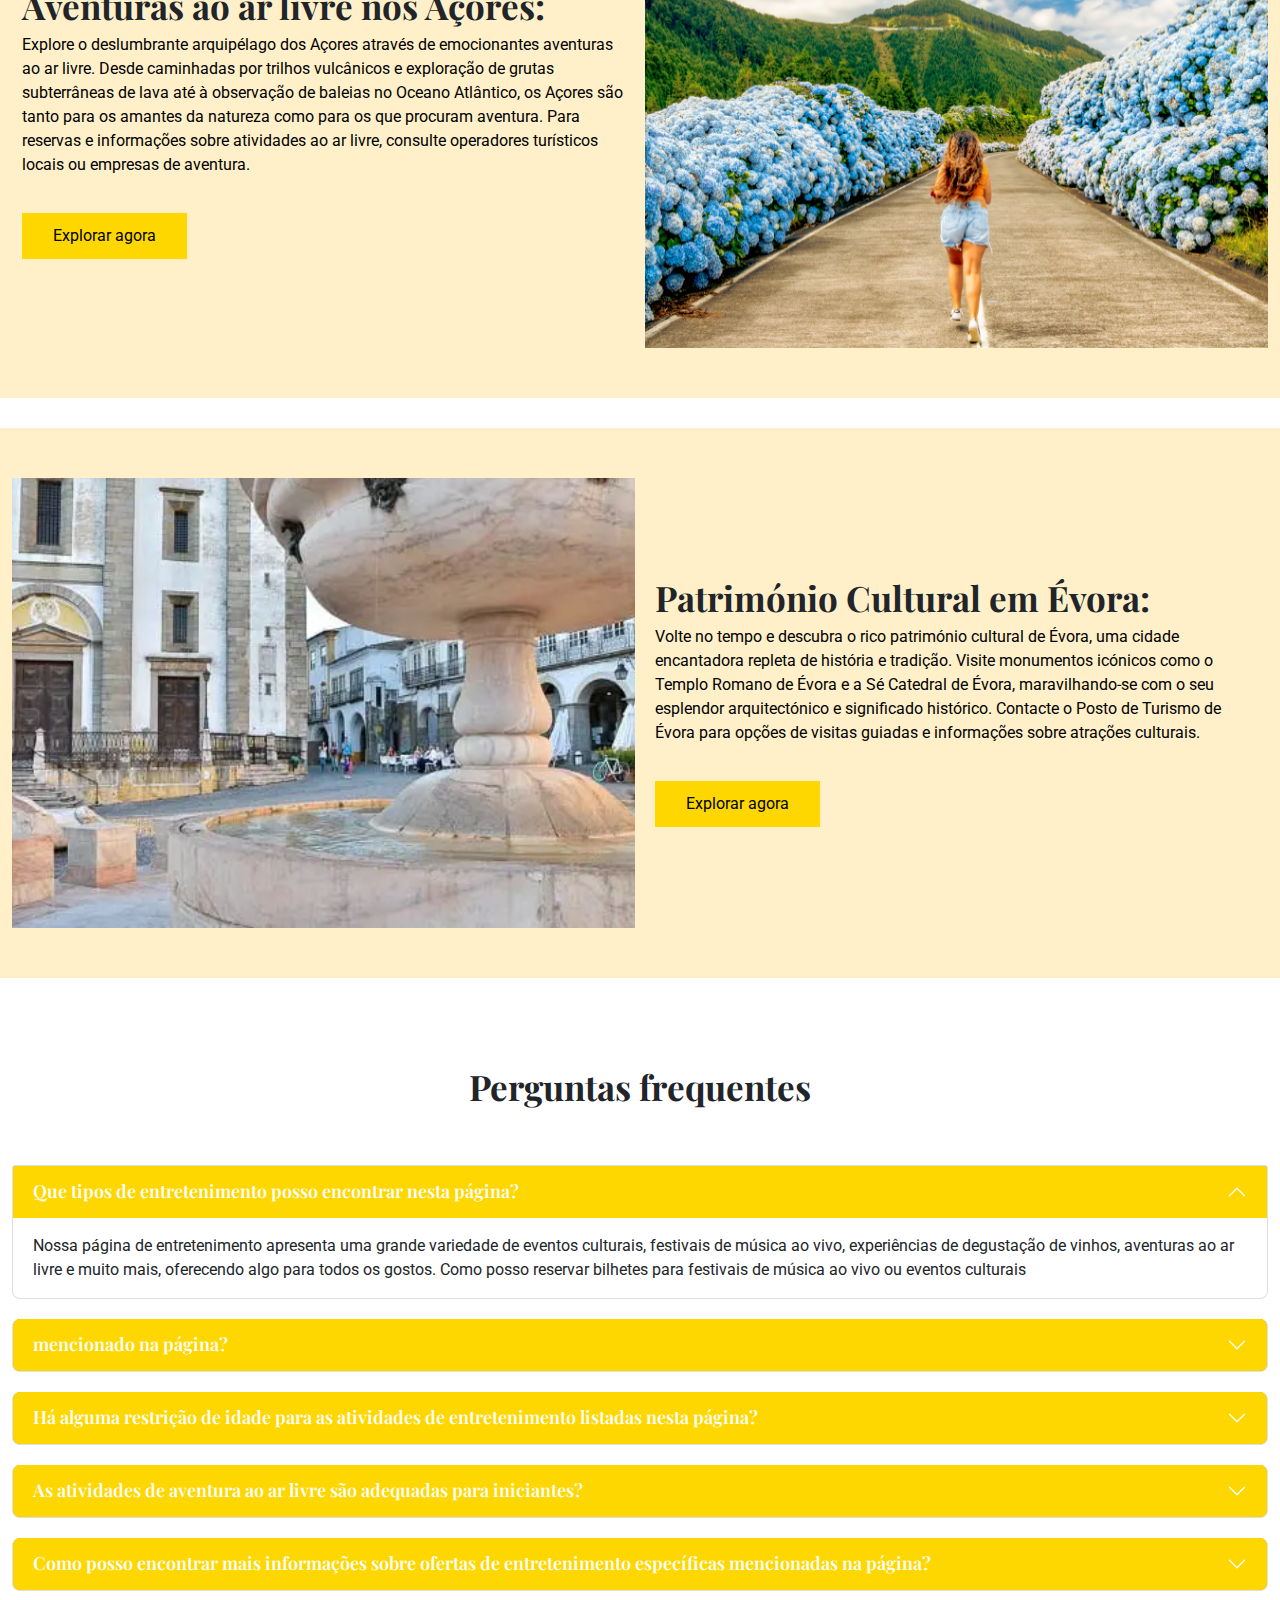
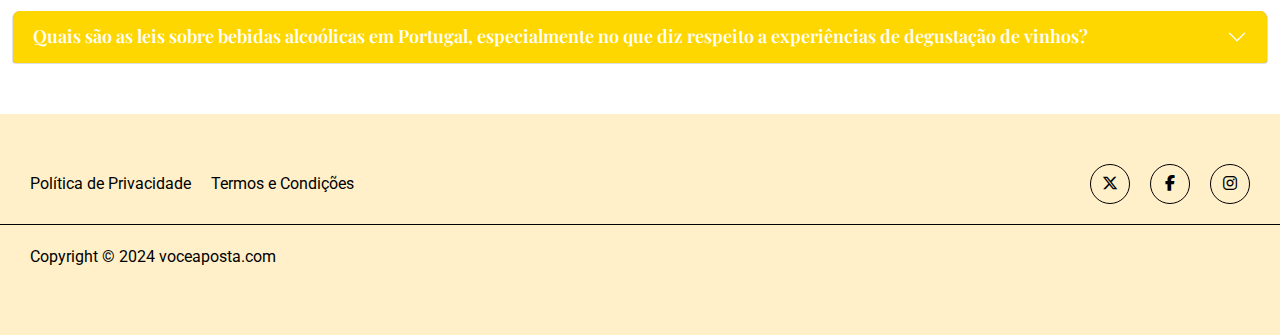
<file: entertainment.html>
<!DOCTYPE html>
<html lang="en">
<head>
    <meta charset="UTF-8">
    <meta name="viewport" content="width=device-width, initial-scale=1.0">
    <link rel="stylesheet" href="assets/css/bootstrap.min.css">
    <link rel="stylesheet" href="https://cdnjs.cloudflare.com/ajax/libs/font-awesome/6.5.2/css/all.min.css">
    <link rel="icon" href="assets/images/fav-icon.png">
    <link rel="stylesheet" href="assets/css/style.css">
    <link rel="stylesheet" href="assets/css/media.css">
    <title>Entretenimento</title>
   
</head>
<body>


<section class="site-header">
    <div class="container">
        <div class="nav">
            
            <div class="site-logo">
                <a href="index.html">
                    <img src="assets/images/logo.png" alt="">
                </a>
            </div>
            <div class="nav-bar">
                <ul>
                    <li>
                        <a href="index.html">Pagina inicial</a>
                    </li>
                    <li>
                        <a href="hotel.html">Hotéis</a>
                    </li>
                    <li>
                        <a href="entertainment.html" class="active">Entretenimento</a>
                    </li>
                    <li>
                        <a href="resturant.html">Restaurantes</a>
                    </li>
                </ul>
                <div class="colse">
                    <i class="fa-solid fa-x"></i>
                </div>
            </div>
            <div class="toggle">
                <i class="fa-solid fa-bars"></i>
            </div>
           
        </div>
    </div>
</section>

<div class="sub-banner" style="background-image: url(./assets/images/enter-img.jpeg);">
    <div class="sub-banner-wrap">
        <h1>
            Entretenimento
        </h1>
    </div>
</div>

<div class="wel-come-txt ptb-30">
    <div class="container">
        <p>
            Descubra as maravilhas culturais, musicais e naturais que este belo país Portugal tem para
            oferecer. Desde entusiastas da música, fãs de eventos culturais ou aventureiros à procura
            de novas experiências ao ar livre, Portugal tem algo para todos os gostos e preferências.
        </p>
        <p>
            Portugal está repleto de um rico património cultural em locais históricos como Sintra e
            Évora, onde abundam eventos culturais e concertos locais. Faça uma viagem musical pelos
            festivais de música ao vivo que se espalham por todo o país, desde os sons tradicionais do
            fado às batidas vibrantes da música electrónica.
        </p>
        <p>
            Para os amantes do vinho, desfrute de uma experiência única ao provar famosos vinhos do
            Porto em caves nas margens do Rio Douro, enquanto os aventureiros podem explorar os
            deslumbrantes Açores através de emocionantes atividades ao ar livre.
        </p>
        <p>
            Junte se a nós nesta viagem emocionante e descubra porque é que Portugal é um destino
            de entretenimento de classe mundial.
        </p>
    </div>
</div>
<div class="casino-main ptb-50 bg">
    <div class="container">
        <div class="casino-wrap first-wrap">
            <div class="casino-left">
                <h3>
                    Apresentações de Fado em Lisboa
                </h3>
                <p>
                    Ouça os sons cativantes do fado, o gênero musical emocionante de Portugal, assistindo a
                    apresentações nos bairros históricos de Lisboa. Passeie pelas ruas sinuosas de Alfama ou
                    suba as colinas do Bairro Alto para descobrir casas de fado intimistas, onde músicos e
                    
                    vocalistas talentosos evocam emoções profundas através das suas actuações sinceras.
                    Para reservas e horários de espetáculos, contacte diretamente as casas de fado individuais.
                </p>
                <div class="read-more">
                    <a href="https://lisboaemfado.pt/en/home/" target="_blank">Explorar agora</a>
                </div>
            </div>
            <div class="casino-right">
                <img src="assets/images/entr1.jpeg" alt="">
            </div>
        </div>
    </div>
</div>

<div class="casino-main ptb-50 bg">
    <div class="container">
        <div class="casino-wrap ">
            <div class="casino-right">
                <img src="assets/images/entr2.jpg" alt="">
            </div>
            <div class="casino-left">
                <h3>
                    Festivais de música ao vivo
                </h3>
                <p>
                    Portugal acolhe uma grande variedade de festivais de música ao vivo ao longo do ano,
                    atraindo entusiastas da música em todo o mundo. Experimente performances eletrizantes
                    de artistas locais e internacionais de vários gêneros, desde rock e pop até música eletrônica
                    e mundial. Verifique os sites oficiais ou entre em contato com os organizadores do festival
                    para comprar ingressos, horários de eventos e detalhes do local.
                </p>
                <div class="read-more">
                    <a href="https://lisboasecreta.co/festivais-musica-em-lisboa/" target="_blank">Explorar agora</a>
                </div>
            </div>
            
        </div>
    </div>
</div>

<div class="casino-main ptb-50 bg">
    <div class="container">
        <div class="casino-wrap first-wrap">
            <div class="casino-left">
                <h3>
                    Eventos Culturais em Sintra
                </h3>
                <p>
                    Explore o rico património cultural de Sintra, Património Mundial da UNESCO, conhecido
                    pela sua beleza e monumentos. Encontre locais como o Palácio Nacional de Sintra e o
                    Parque da Liberdade, onde acontecem eventos culturais como exposições de arte,
                    apresentações de teatro e concertos musicais. Para informações sobre os próximos eventos
                    e atividades contacte o Posto de Turismo de Sintra.
                </p>
                <div class="read-more">
                    <a href="https://cm-sintra.pt/atualidade/agenda" target="_blank">Explorar agora</a>
                </div>
            </div>
            <div class="casino-right">
                <img src="assets/images/entr3.jpg" alt="">
            </div>
        </div>
    </div>
</div>

<div class="casino-main ptb-50 bg">
    <div class="container">
        <div class="casino-wrap ">
            <div class="casino-right">
                <img src="assets/images/entr4.jpg" alt="">
            </div>
            <div class="casino-left">
                <h3>
                    Prova de Vinho do Porto no Porto:
                </h3>
                <p>
                    A prova de vinho do Porto é uma viagem sensorial à cultura do vinho do Porto,
                    entregando-se a experiências de degustação de vinhos nas históricas caves do Porto.
                    Situadas junto ao rio Douro, em Vila Nova de Gaia, estas caves oferecem visitas guiadas e
                    provas, permitindo-lhe provar uma variedade de vinhos do Porto enquanto aprende sobre as
                    tradições vitivinícolas da região. Entre em contato com adegas individuais para reservas e
                    reservas de passeios.
                </p>
                <div class="read-more">
                    <a href="https://portoalities.com/pt/prova-vinhos-porto/" target="_blank">Explorar agora</a>
                </div>
            </div>
            
        </div>
    </div>
</div>


<div class="casino-main ptb-50 bg">
    <div class="container">
        <div class="casino-wrap first-wrap">
            <div class="casino-left">
                <h3>
                    Aventuras ao ar livre nos Açores:
                </h3>
                <p>
                    Explore o deslumbrante arquipélago dos Açores através de emocionantes aventuras ao ar
                    livre. Desde caminhadas por trilhos vulcânicos e exploração de grutas subterrâneas de lava
                    até à observação de baleias no Oceano Atlântico, os Açores são tanto para os amantes da
                    natureza como para os que procuram aventura. Para reservas e informações sobre
                    atividades ao ar livre, consulte operadores turísticos locais ou empresas de aventura.
                </p>
                <div class="read-more">
                    <a href="https://www.livingtours.com/pt/blog/aventuras-ar-livre-acores.html" target="_blank">Explorar agora</a>
                </div>
            </div>
            <div class="casino-right">
                <img src="assets/images/entr5.png" alt="">
            </div>
        </div>
    </div>
</div>

<div class="casino-main ptb-50 bg">
    <div class="container">
        <div class="casino-wrap ">
            <div class="casino-right">
                <img src="assets/images/entr6.webp" alt="">
            </div>
            <div class="casino-left">
                <h3>
                    Património Cultural em Évora:
                </h3>
                <p>
                    Volte no tempo e descubra o rico património cultural de Évora, uma cidade encantadora
                    repleta de história e tradição. Visite monumentos icónicos como o Templo Romano de Évora
                    e a Sé Catedral de Évora, maravilhando-se com o seu esplendor arquitectónico e
                    significado histórico. Contacte o Posto de Turismo de Évora para opções de visitas guiadas
                    e informações sobre atrações culturais.
                </p>
                <div class="read-more">
                    <a href="https://www.visitevora.net/evora-patrimonio-mundial-unesco/" target="_blank">Explorar agora</a>
                </div>
            </div>
            
        </div>
    </div>
</div>

<div class="faq-sec ptb-30">
    <div class="site-heading text-center ptb-30">
        <h3>
            Perguntas frequentes
        </h3>
    </div>
    <div class="container">
        <div class="accordion" id="accordionExample">
            <div class="accordion-item">
              <h2 class="accordion-header" id="headingOne">
                <button class="accordion-button" type="button" data-bs-toggle="collapse" data-bs-target="#collapseOne" aria-expanded="true" aria-controls="collapseOne">
                    Que tipos de entretenimento posso encontrar nesta página?
                </button>
              </h2>
              <div id="collapseOne" class="accordion-collapse collapse show" aria-labelledby="headingOne" data-bs-parent="#accordionExample">
                <div class="accordion-body">
                    Nossa página de entretenimento apresenta uma grande variedade de eventos culturais,
                    festivais de música ao vivo, experiências de degustação de vinhos, aventuras ao ar livre e
                    muito mais, oferecendo algo para todos os gostos.
                    Como posso reservar bilhetes para festivais de música ao vivo ou eventos culturais
                </div>
              </div>
            </div>
            <div class="accordion-item">
              <h2 class="accordion-header" id="headingTwo">
                <button class="accordion-button collapsed" type="button" data-bs-toggle="collapse" data-bs-target="#collapseTwo" aria-expanded="false" aria-controls="collapseTwo">
                    mencionado na página?
                </button>
              </h2>
              <div id="collapseTwo" class="accordion-collapse collapse" aria-labelledby="headingTwo" data-bs-parent="#accordionExample">
                <div class="accordion-body">
                    Para festivais de música ao vivo e eventos culturais, recomendamos visitar os sites oficiais
                    dos respectivos eventos ou entrar em contato diretamente com os organizadores do evento
                    para compra de ingressos e informações sobre o evento.
                </div>
              </div>
            </div>

            <div class="accordion-item">
              <h2 class="accordion-header" id="headingThree">
                <button class="accordion-button collapsed" type="button" data-bs-toggle="collapse" data-bs-target="#collapseThree" aria-expanded="false" aria-controls="collapseThree">
                    Há alguma restrição de idade para as atividades de entretenimento listadas nesta página?
                </button>
              </h2>
              <div id="collapseThree" class="accordion-collapse collapse" aria-labelledby="headingThree" data-bs-parent="#accordionExample">
                <div class="accordion-body">
                    As restrições de idade podem variar dependendo do tipo de atividade de entretenimento.
                    Por exemplo, alguns festivais de música ou experiências de degustação de vinhos podem
                    ter restrições de idade, enquanto as aventuras ao ar livre podem ter requisitos de idade
                    mínima para participação. Consulte os detalhes específicos do evento para obter mais
                    informações.
                </div>
              </div>
            </div>

            <div class="accordion-item">
                <h2 class="accordion-header" id="headingFour">
                  <button class="accordion-button collapsed" type="button" data-bs-toggle="collapse" data-bs-target="#collapseFour" aria-expanded="false" aria-controls="collapseFour">
                    As atividades de aventura ao ar livre são adequadas para iniciantes?
                  </button>
                </h2>
                <div id="collapseFour" class="accordion-collapse collapse" aria-labelledby="headingFour" data-bs-parent="#accordionExample">
                  <div class="accordion-body">
                    Muitas das atividades de aventura ao ar livre listadas em nossa página atendem a
                    participantes de todos os níveis de habilidade, incluindo iniciantes. Esteja você interessado
                    em fazer caminhadas, observar baleias ou explorar cavernas de lava, há opções disponíveis
                    para aventureiros de todos os níveis.
                  </div>
                </div>
              </div>

              <div class="accordion-item">
                <h2 class="accordion-header" id="headingFive">
                  <button class="accordion-button collapsed" type="button" data-bs-toggle="collapse" data-bs-target="#collapseFive" aria-expanded="false" aria-controls="collapseFive">
                    Como posso encontrar mais informações sobre ofertas de entretenimento específicas
                    mencionadas na página?
                  </button>
                </h2>
                <div id="collapseFive" class="accordion-collapse collapse" aria-labelledby="headingFive" data-bs-parent="#accordionExample">
                  <div class="accordion-body">
                    Para obter mais informações sobre qualquer uma das ofertas de entretenimento
                    mencionadas em nossa página, incluindo detalhes de reservas, horários de eventos e
                    informações de contato, sinta-se à vontade para entrar em contato conosco diretamente ou
                    visitar os sites oficiais dos respectivos locais ou organizadores.
                  </div>
                </div>
              </div>

              <div class="accordion-item">
                <h2 class="accordion-header" id="headingSix">
                  <button class="accordion-button collapsed" type="button" data-bs-toggle="collapse" data-bs-target="#collapseSix" aria-expanded="false" aria-controls="collapseSix">
                    Quais são as leis sobre bebidas alcoólicas em Portugal, especialmente no que diz respeito
                    a experiências de degustação de vinhos?
                  </button>
                </h2>
                <div id="collapseSix" class="accordion-collapse collapse" aria-labelledby="headingSix" data-bs-parent="#accordionExample">
                  <div class="accordion-body">
                    Em Portugal, a idade legal para beber é 18 anos. As experiências de degustação de vinhos
                    são uma forma popular de entretenimento e normalmente estão disponíveis para adultos
                    com idade legal para beber. É importante beber com responsabilidade e estar atento ao
                    consumo de álcool. Motoristas designados ou opções de transporte alternativas devem ser
                    providenciados ao participar de degustação de vinhos ou qualquer outra atividade
                    relacionada ao álcool.
                  </div>
                </div>
              </div>
          </div>
    </div>
</div>


<div class="site-footer ptb-30">
        <div class="footer-wrap">
            
            <div class="footer-links">
                <ul>
                    <li>
                        <a href="privacy.html">Política de Privacidade</a>
                    </li>
                    <li>
                        <a href="condition.html">Termos e Condições</a>
                    </li>
                  
                </ul>
            </div>
            <div class="social-links">
                <ul>
                    <li>
                        <a href="#"><i class="fa-brands fa-x-twitter"></i></a>
                    </li>
                    <li>
                        <a href="#"><i class="fa-brands fa-facebook-f"></i></a>
                    </li>
                    <li>
                        <a href="#"><i class="fa-brands fa-instagram"></i></a>
                    </li>
                </ul>
            </div>
        </div>
    <div class="copy-right">
        <p>
            Copyright © 2024 voceaposta.com
        </p>
        
    </div>
</div>






       


     <script src="assets/js/jquery-3.7.1.min.js"></script>
     <script src="assets/js/bootstrap.bundle.min.js"></script>
     <script src="assets/js/custom.js"></script>

</body>
</html>
</file>
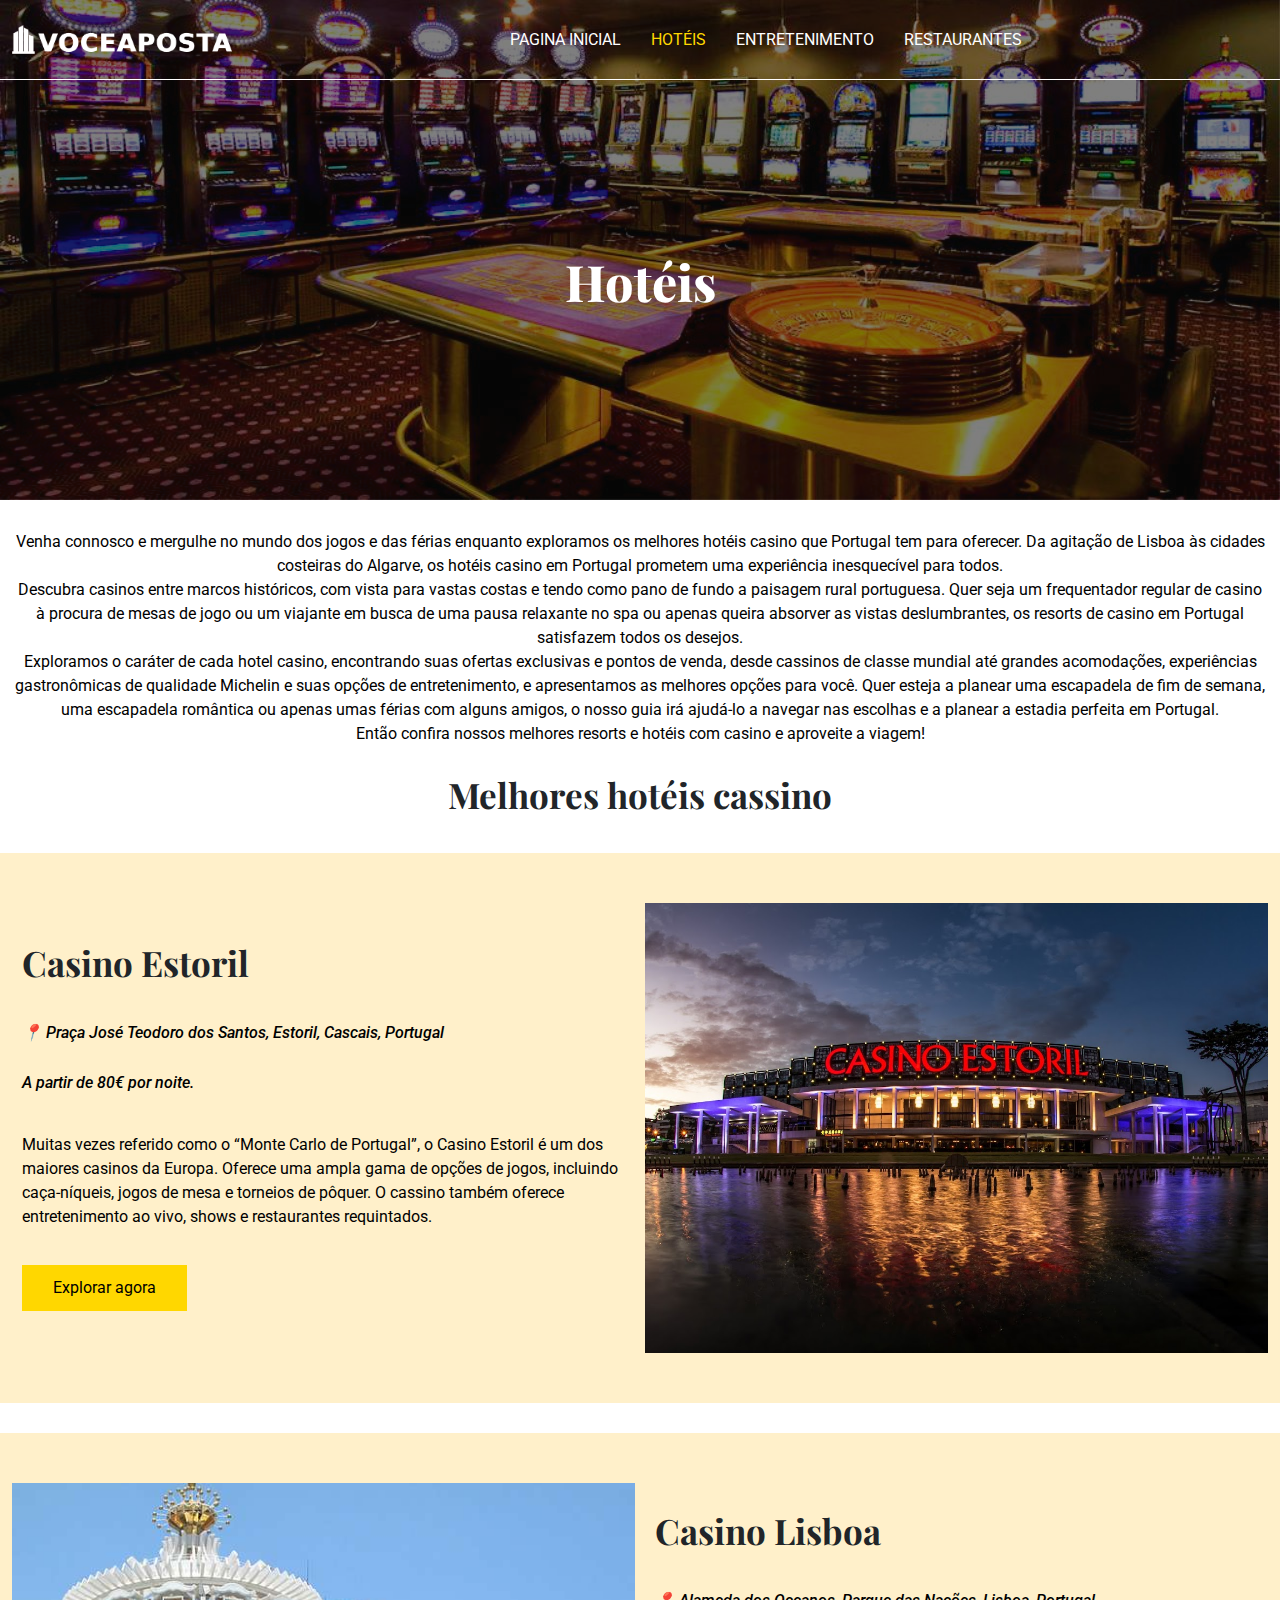
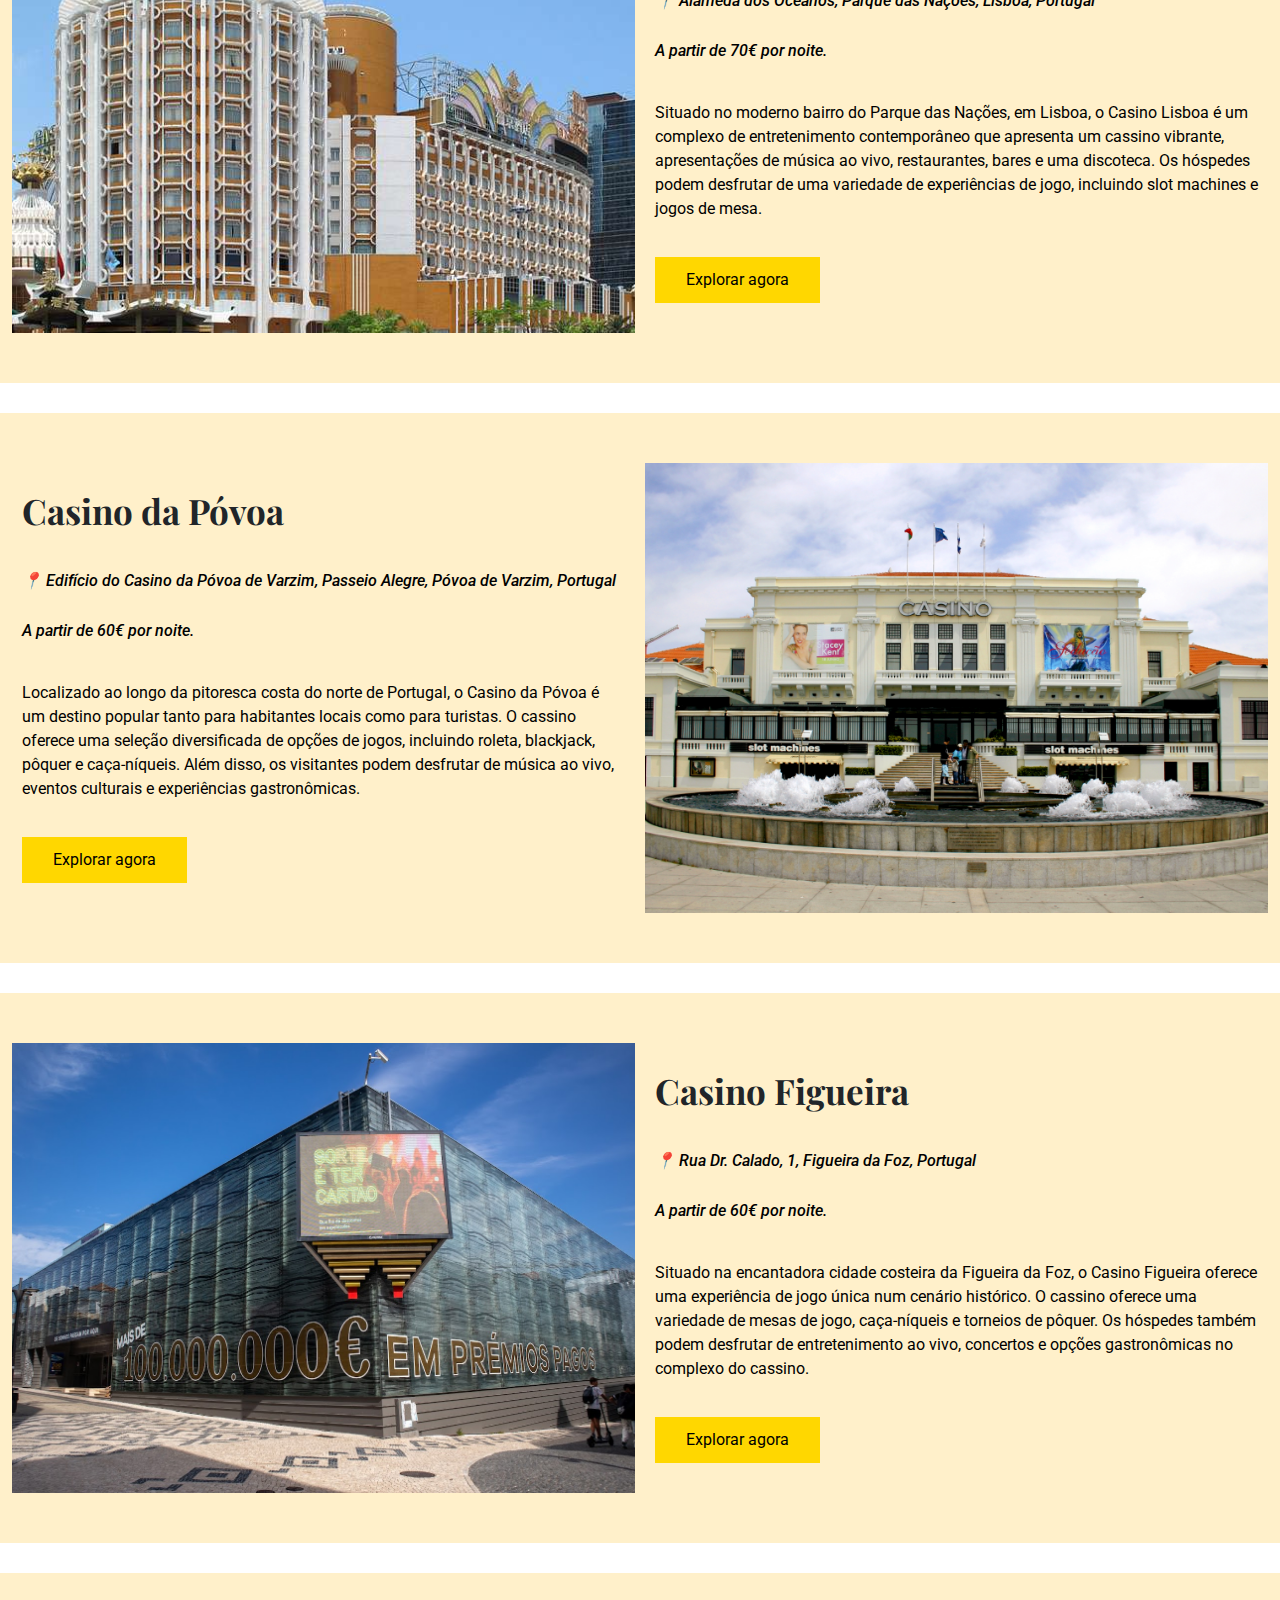
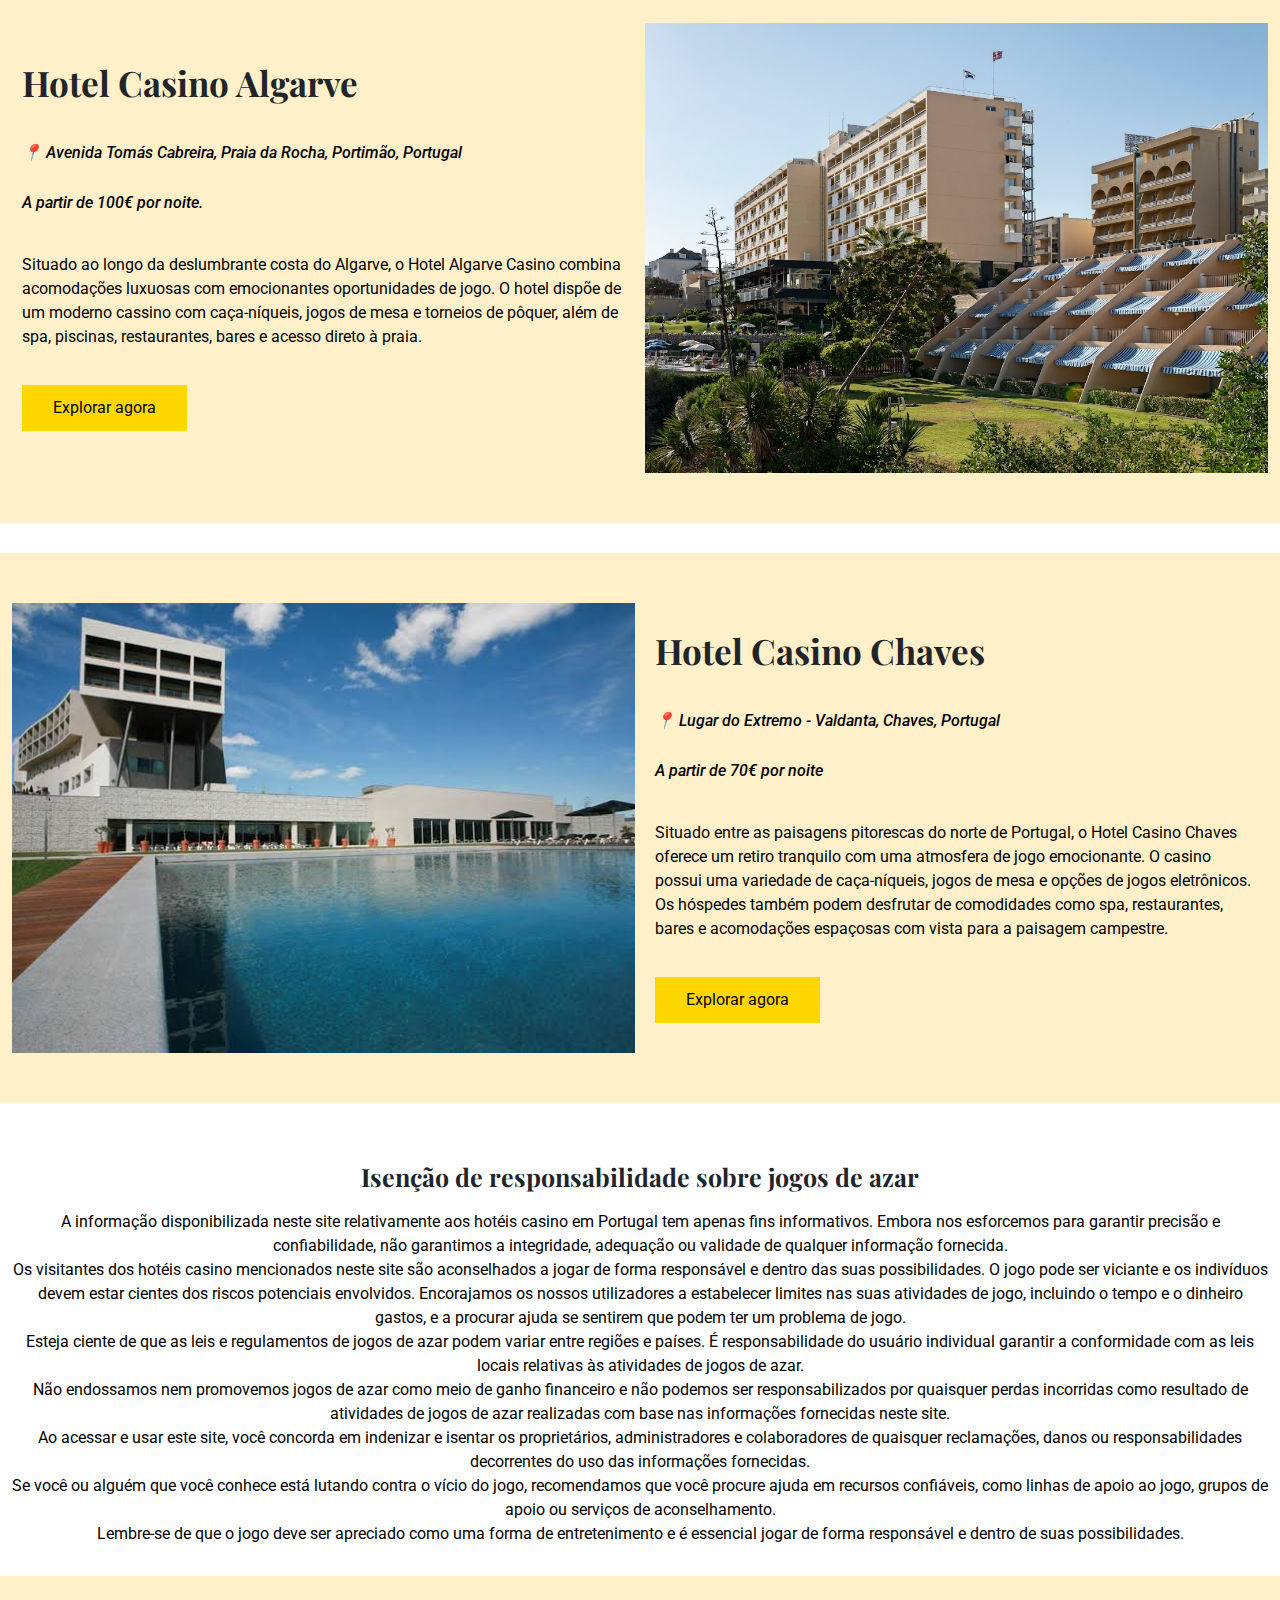
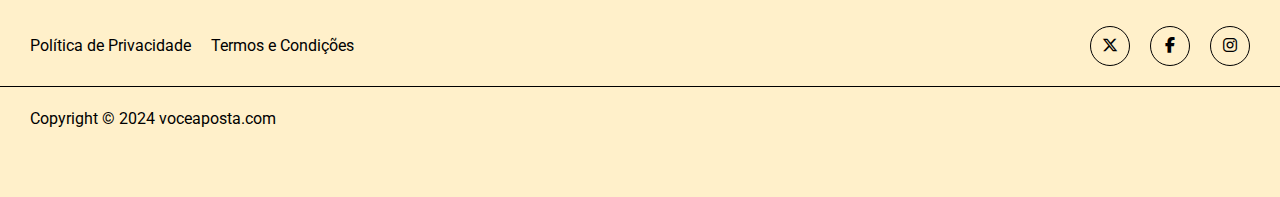
<file: hotel.html>
<!DOCTYPE html>
<html lang="en">

<head>
    <meta charset="UTF-8">
    <meta name="viewport" content="width=device-width, initial-scale=1.0">
    <link rel="stylesheet" href="assets/css/bootstrap.min.css">
    <link rel="stylesheet" href="https://cdnjs.cloudflare.com/ajax/libs/font-awesome/6.5.2/css/all.min.css">
    <link rel="icon" href="assets/images/fav-icon.png">
    <link rel="stylesheet" href="assets/css/style.css">
    <link rel="stylesheet" href="assets/css/media.css">
    <title>Hotéis</title>

</head>

<body>


    <section class="site-header">
        <div class="container">
            <div class="nav">

                <div class="site-logo">
                    <a href="index.html">
                        <img src="assets/images/logo.png" alt="">
                    </a>
                </div>
                <div class="nav-bar">
                    <ul>
                        <li>
                            <a href="index.html">Pagina inicial</a>
                        </li>
                        <li>
                            <a href="hotel.html" class="active">Hotéis</a>
                        </li>
                        <li>
                            <a href="entertainment.html">Entretenimento</a>
                        </li>
                        <li>
                            <a href="resturant.html">Restaurantes</a>
                        </li>
                    </ul>
                    <div class="colse">
                        <i class="fa-solid fa-x"></i>
                    </div>
                </div>
                <div class="toggle">
                    <i class="fa-solid fa-bars"></i>
                </div>

            </div>
        </div>
    </section>

    <div class="sub-banner casino-banner">
        <div class="sub-banner-wrap">
            <h1>
                Hotéis
            </h1>
        </div>
    </div>

    <div class="wel-come-txt ptb-30">
        <div class="container">
            <p>
                Venha connosco e mergulhe no mundo dos jogos e das férias enquanto exploramos os
                melhores hotéis casino que Portugal tem para oferecer. Da agitação de Lisboa às cidades
                costeiras do Algarve, os hotéis casino em Portugal prometem uma experiência inesquecível
                para todos.
            </p>
            <p>
                Descubra casinos entre marcos históricos, com vista para vastas costas e tendo como pano
                de fundo a paisagem rural portuguesa. Quer seja um frequentador regular de casino à
                procura de mesas de jogo ou um viajante em busca de uma pausa relaxante no spa ou
                apenas queira absorver as vistas deslumbrantes, os resorts de casino em Portugal
                satisfazem todos os desejos.
            </p>
            <p>
                Exploramos o caráter de cada hotel casino, encontrando suas ofertas exclusivas e pontos
                de venda, desde cassinos de classe mundial até grandes acomodações, experiências
                gastronômicas de qualidade Michelin e suas opções de entretenimento, e apresentamos as
                melhores opções para você. Quer esteja a planear uma escapadela de fim de semana, uma
                escapadela romântica ou apenas umas férias com alguns amigos, o nosso guia irá ajudá-lo
                a navegar nas escolhas e a planear a estadia perfeita em Portugal.
            </p>
            <p>
                Então confira nossos melhores resorts e hotéis com casino e aproveite a viagem!
            </p>
        </div>
    </div>

    <div class="site-heading text-center pb-30">

        <h3>
            Melhores hotéis cassino
        </h3>
    </div>
    <div class="casino-main ptb-50 bg">
        <div class="container">
            <div class="casino-wrap first-wrap">
                <div class="casino-left">
                    <h3>
                        Casino Estoril
                    </h3>
                    <div class="casino-price">
                        <p>
                            📍 Praça José Teodoro dos Santos, Estoril, Cascais, Portugal
                        </p>
                        <p>
                            A partir de 80€ por noite.
                        </p>
                    </div>

                    <p>
                        Muitas vezes referido como o “Monte Carlo de Portugal”, o Casino Estoril é um dos maiores
                        casinos da Europa. Oferece uma ampla gama de opções de jogos, incluindo caça-níqueis,
                        jogos de mesa e torneios de pôquer. O cassino também oferece entretenimento ao vivo,
                        shows e restaurantes requintados.
                    </p>
                    <div class="read-more">
                        <a href="https://casino-estoril.pt/pt/home" target="_blank">Explorar agora</a>
                    </div>
                </div>
                <div class="casino-right">
                    <img src="assets/images/casino1.jpg" alt="">
                </div>
            </div>
        </div>
    </div>
    <div class="casino-main ptb-50 bg">
        <div class="container">
            <div class="casino-wrap ">

                <div class="casino-right">
                    <img src="assets/images/casino2.jpg" alt="">
                </div>

                <div class="casino-left">
                    <h3>
                        Casino Lisboa
                    </h3>
                    <div class="casino-price">
                        <p>
                            📍 Alameda dos Oceanos, Parque das Nações, Lisboa, Portugal
                        </p>
                        <p>
                            A partir de 70€ por noite.
                        </p>
                    </div>

                    <p>
                        Situado no moderno bairro do Parque das Nações, em Lisboa, o Casino Lisboa é um
                        complexo de entretenimento contemporâneo que apresenta um cassino vibrante,
                        apresentações de música ao vivo, restaurantes, bares e uma discoteca. Os hóspedes
                        podem desfrutar de uma variedade de experiências de jogo, incluindo slot machines e jogos
                        de mesa.
                    </p>
                    <div class="read-more">
                        <a href="https://casino-lisboa.pt/en/home" target="_blank">Explorar agora</a>
                    </div>
                </div>

            </div>
        </div>
    </div>

    <div class="casino-main ptb-50 bg">
        <div class="container">
            <div class="casino-wrap first-wrap">
                <div class="casino-left">
                    <h3>
                        Casino da Póvoa
                    </h3>
                    <div class="casino-price">
                        <p>
                            📍 Edifício do Casino da Póvoa de Varzim, Passeio Alegre, Póvoa de Varzim, Portugal
                        </p>
                        <p>
                            A partir de 60€ por noite.
                        </p>
                    </div>

                    <p>
                        Localizado ao longo da pitoresca costa do norte de Portugal, o Casino da Póvoa é um
                        destino popular tanto para habitantes locais como para turistas. O cassino oferece uma
                        seleção diversificada de opções de jogos, incluindo roleta, blackjack, pôquer e caça-níqueis.
                        Além disso, os visitantes podem desfrutar de música ao vivo, eventos culturais e
                        experiências gastronômicas.
                    </p>
                    <div class="read-more">
                        <a href="https://www.casino-povoa.com/" target="_blank">Explorar agora</a>
                    </div>
                </div>
                <div class="casino-right">
                    <img src="assets/images/casino3.jpg" alt="">
                </div>
            </div>
        </div>
    </div>

    <div class="casino-main ptb-50 bg">
        <div class="container">
            <div class="casino-wrap ">
                <div class="casino-right">
                    <img src="assets/images/casino4.jpg" alt="">
                </div>
                <div class="casino-left">
                    <h3>
                        Casino Figueira
                    </h3>
                    <div class="casino-price">
                        <p>
                            📍 Rua Dr. Calado, 1, Figueira da Foz, Portugal
                        </p>
                        <p>
                            A partir de 60€ por noite.
                        </p>
                    </div>

                    <p>
                        Situado na encantadora cidade costeira da Figueira da Foz, o Casino Figueira oferece uma
                        experiência de jogo única num cenário histórico. O cassino oferece uma variedade de

                        mesas de jogo, caça-níqueis e torneios de pôquer. Os hóspedes também podem desfrutar
                        de entretenimento ao vivo, concertos e opções gastronômicas no complexo do cassino.
                    </p>
                    <div class="read-more">
                        <a href="https://www.casinofigueira.pt/" target="_blank">Explorar agora</a>
                    </div>
                </div>

            </div>
        </div>
    </div>


    <div class="casino-main ptb-50 bg">
        <div class="container">
            <div class="casino-wrap first-wrap">
                <div class="casino-left">
                    <h3>
                        Hotel Casino Algarve
                    </h3>
                    <div class="casino-price">
                        <p>
                            📍 Avenida Tomás Cabreira, Praia da Rocha, Portimão, Portugal
                        </p>
                        <p>
                            A partir de 100€ por noite.
                        </p>
                    </div>

                    <p>
                        Situado ao longo da deslumbrante costa do Algarve, o Hotel Algarve Casino combina
                        acomodações luxuosas com emocionantes oportunidades de jogo. O hotel dispõe de um
                        moderno cassino com caça-níqueis, jogos de mesa e torneios de pôquer, além de spa,
                        piscinas, restaurantes, bares e acesso direto à praia.
                    </p>
                    <div class="read-more">
                        <a href="https://www.gruposolverde.pt/en/hotel-algarve-casino/" target="_blank">Explorar
                            agora</a>
                    </div>
                </div>
                <div class="casino-right">
                    <img src="assets/images/casino5.jpg" alt="">
                </div>
            </div>
        </div>
    </div>

    <div class="casino-main ptb-50 bg">
        <div class="container">
            <div class="casino-wrap ">
                <div class="casino-right">
                    <img src="assets/images/casino6.jpg" alt="">
                </div>
                <div class="casino-left">
                    <h3>
                        Hotel Casino Chaves
                    </h3>
                    <div class="casino-price">
                        <p>
                            📍 Lugar do Extremo - Valdanta, Chaves, Portugal
                        </p>
                        <p>
                            A partir de 70€ por noite
                        </p>
                    </div>

                    <p>
                        Situado entre as paisagens pitorescas do norte de Portugal, o Hotel Casino Chaves oferece
                        um retiro tranquilo com uma atmosfera de jogo emocionante. O casino possui uma
                        variedade de caça-níqueis, jogos de mesa e opções de jogos eletrônicos. Os hóspedes
                        também podem desfrutar de comodidades como spa, restaurantes, bares e acomodações
                        espaçosas com vista para a paisagem campestre.
                    </p>
                    <div class="read-more">
                        <a href="https://www.gruposolverde.pt/en/hotel-casino-chaves/" target="_blank">Explorar
                            agora</a>
                    </div>
                </div>

            </div>
        </div>
    </div>

    <div class="wel-come-txt ptb-30 ">
        <div class="container">
            <h4>
                Isenção de responsabilidade sobre jogos de azar
            </h4>
            <p>
                A informação disponibilizada neste site relativamente aos hotéis casino em Portugal tem apenas fins
                informativos. Embora nos
                esforcemos para garantir precisão e confiabilidade, não garantimos a integridade, adequação ou validade
                de qualquer
                informação fornecida.
            </p>
            <p>
                Os visitantes dos hotéis casino mencionados neste site são aconselhados a jogar de forma responsável e
                dentro das suas
                possibilidades. O jogo pode ser viciante e os indivíduos devem estar cientes dos riscos potenciais
                envolvidos. Encorajamos os
                nossos utilizadores a estabelecer limites nas suas atividades de jogo, incluindo o tempo e o dinheiro
                gastos, e a procurar ajuda
                se sentirem que podem ter um problema de jogo.
            </p>
            <p>
                Esteja ciente de que as leis e regulamentos de jogos de azar podem variar entre regiões e países. É
                responsabilidade do
                usuário individual garantir a conformidade com as leis locais relativas às atividades de jogos de azar.
            </p>
            <p>
                Não endossamos nem promovemos jogos de azar como meio de ganho financeiro e não podemos ser
                responsabilizados por
                quaisquer perdas incorridas como resultado de atividades de jogos de azar realizadas com base nas
                informações fornecidas
                neste site.
            </p>
            <p>
                Ao acessar e usar este site, você concorda em indenizar e isentar os proprietários, administradores e
                colaboradores de
                quaisquer reclamações, danos ou responsabilidades decorrentes do uso das informações fornecidas.
            </p>
            <p>
                Se você ou alguém que você conhece está lutando contra o vício do jogo, recomendamos que você procure
                ajuda em recursos
                confiáveis, como linhas de apoio ao jogo, grupos de apoio ou serviços de aconselhamento.
            </p>
            <p>
                Lembre-se de que o jogo deve ser apreciado como uma forma de entretenimento e é essencial jogar de forma
                responsável e
                dentro de suas possibilidades.
            </p>
        </div>
    </div>


    <div class="site-footer ptb-30">
        <div class="footer-wrap">

            <div class="footer-links">
                <ul>
                    <li>
                        <a href="privacy.html">Política de Privacidade</a>
                    </li>
                    <li>
                        <a href="condition.html">Termos e Condições</a>
                    </li>

                </ul>
            </div>
            <div class="social-links">
                <ul>
                    <li>
                        <a href="#"><i class="fa-brands fa-x-twitter"></i></a>
                    </li>
                    <li>
                        <a href="#"><i class="fa-brands fa-facebook-f"></i></a>
                    </li>
                    <li>
                        <a href="#"><i class="fa-brands fa-instagram"></i></a>
                    </li>
                </ul>
            </div>
        </div>
        <div class="copy-right">
            <p>
                Copyright © 2024 voceaposta.com
            </p>

        </div>
    </div>









    <script src="assets/js/jquery-3.7.1.min.js"></script>
    <script src="assets/js/bootstrap.bundle.min.js"></script>
    <script src="assets/js/custom.js"></script>

</body>

</html>
</file>
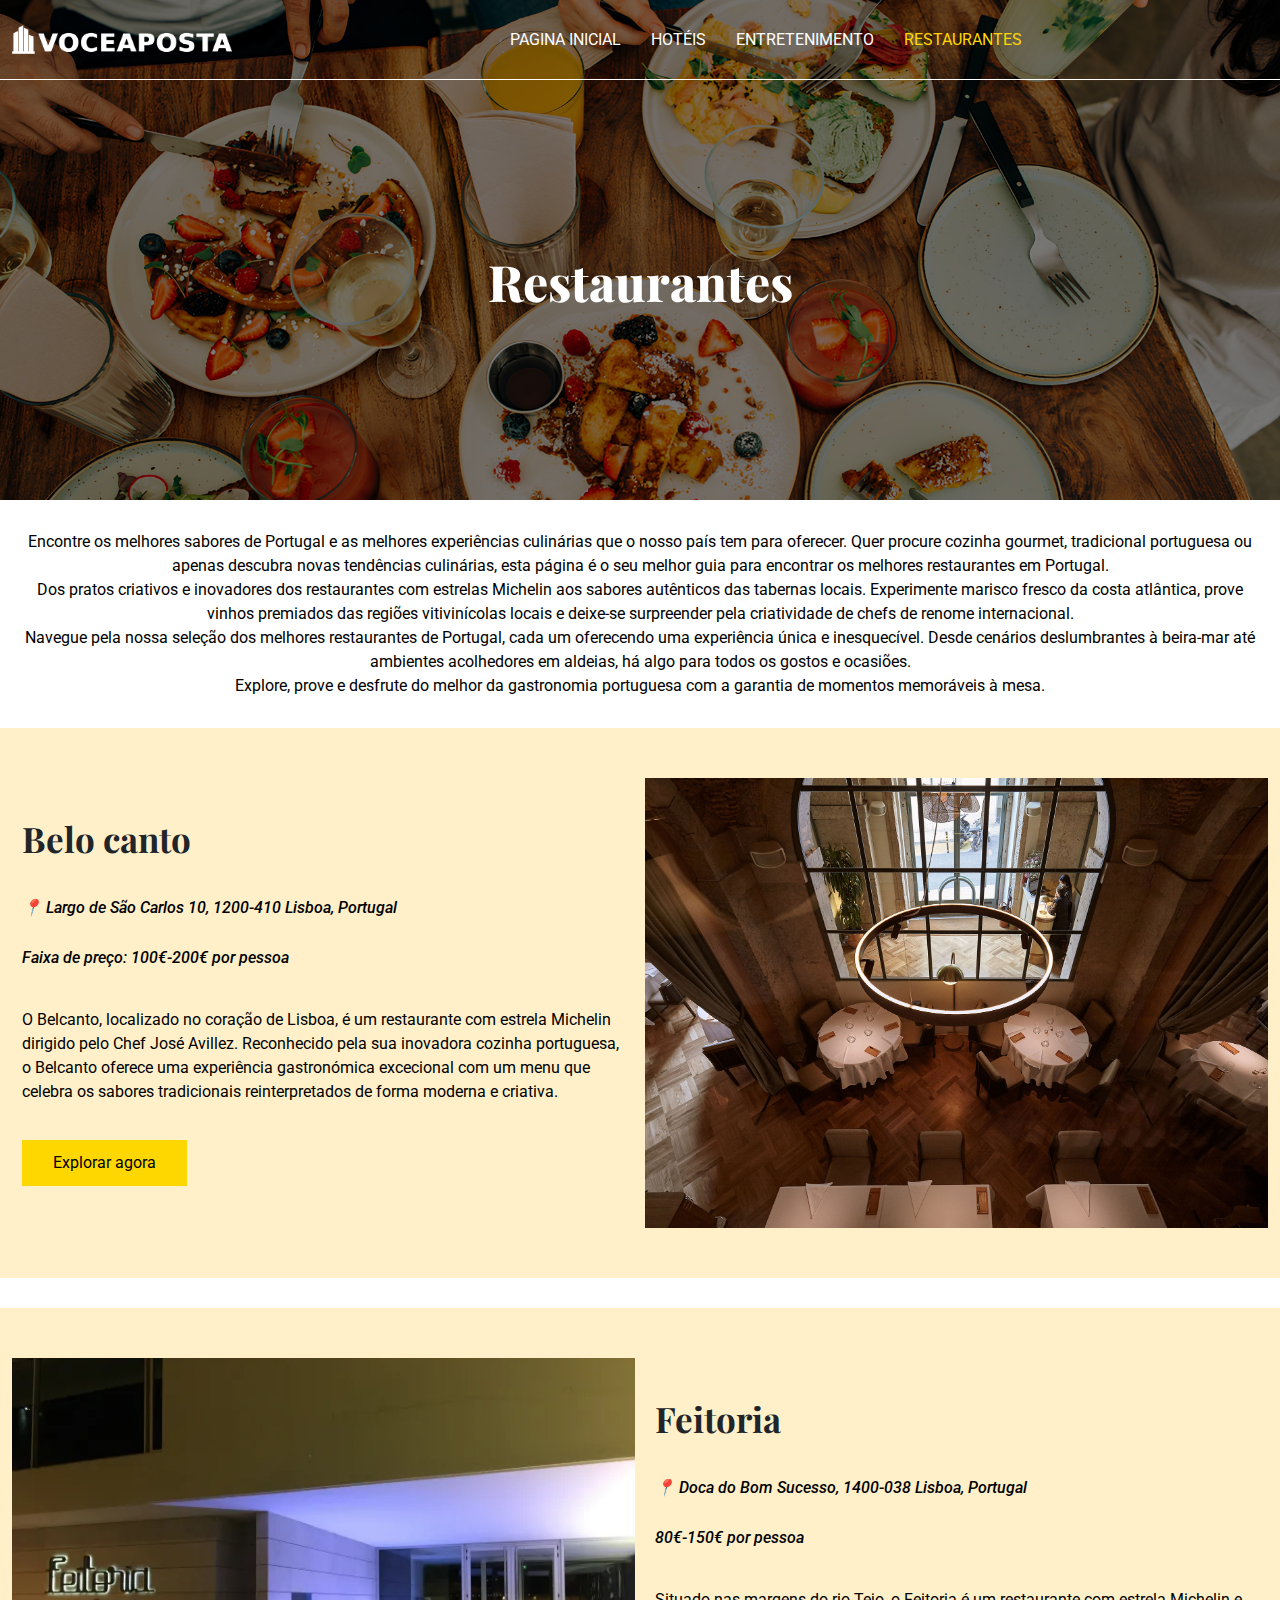
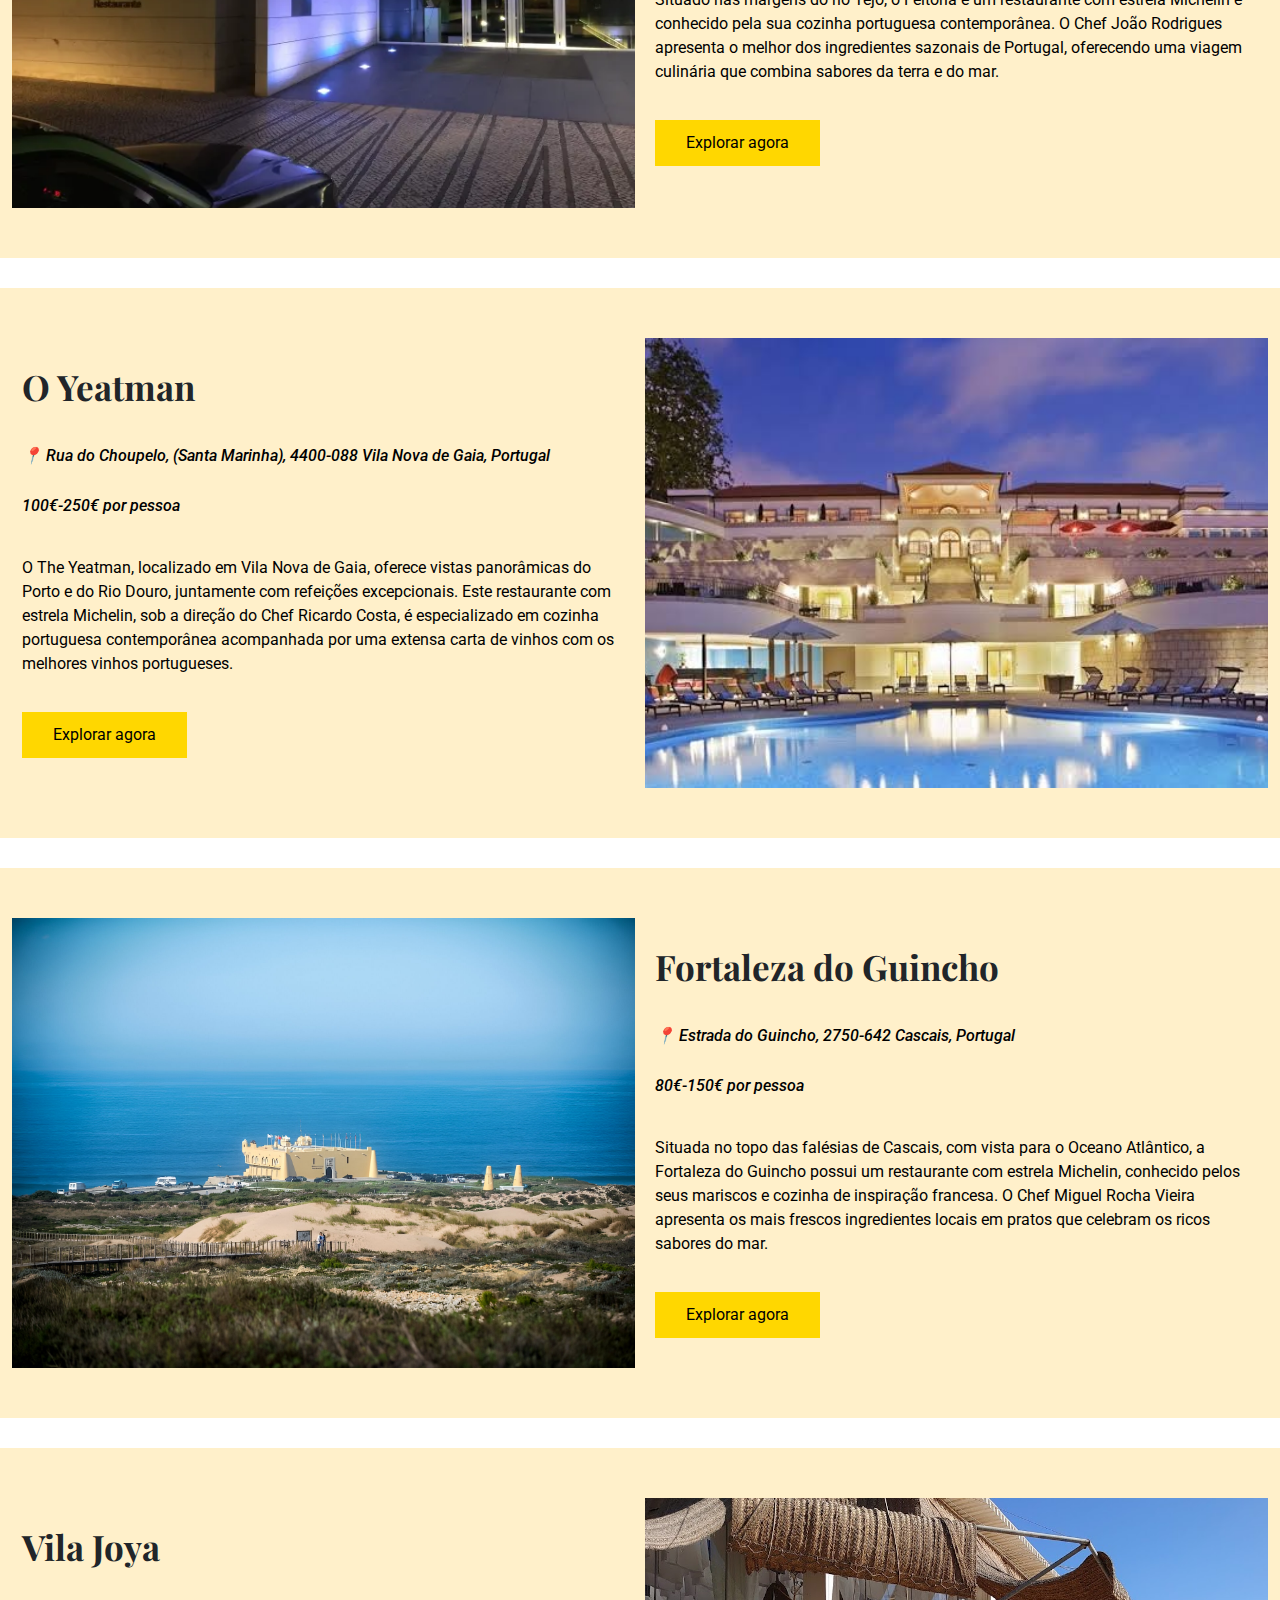
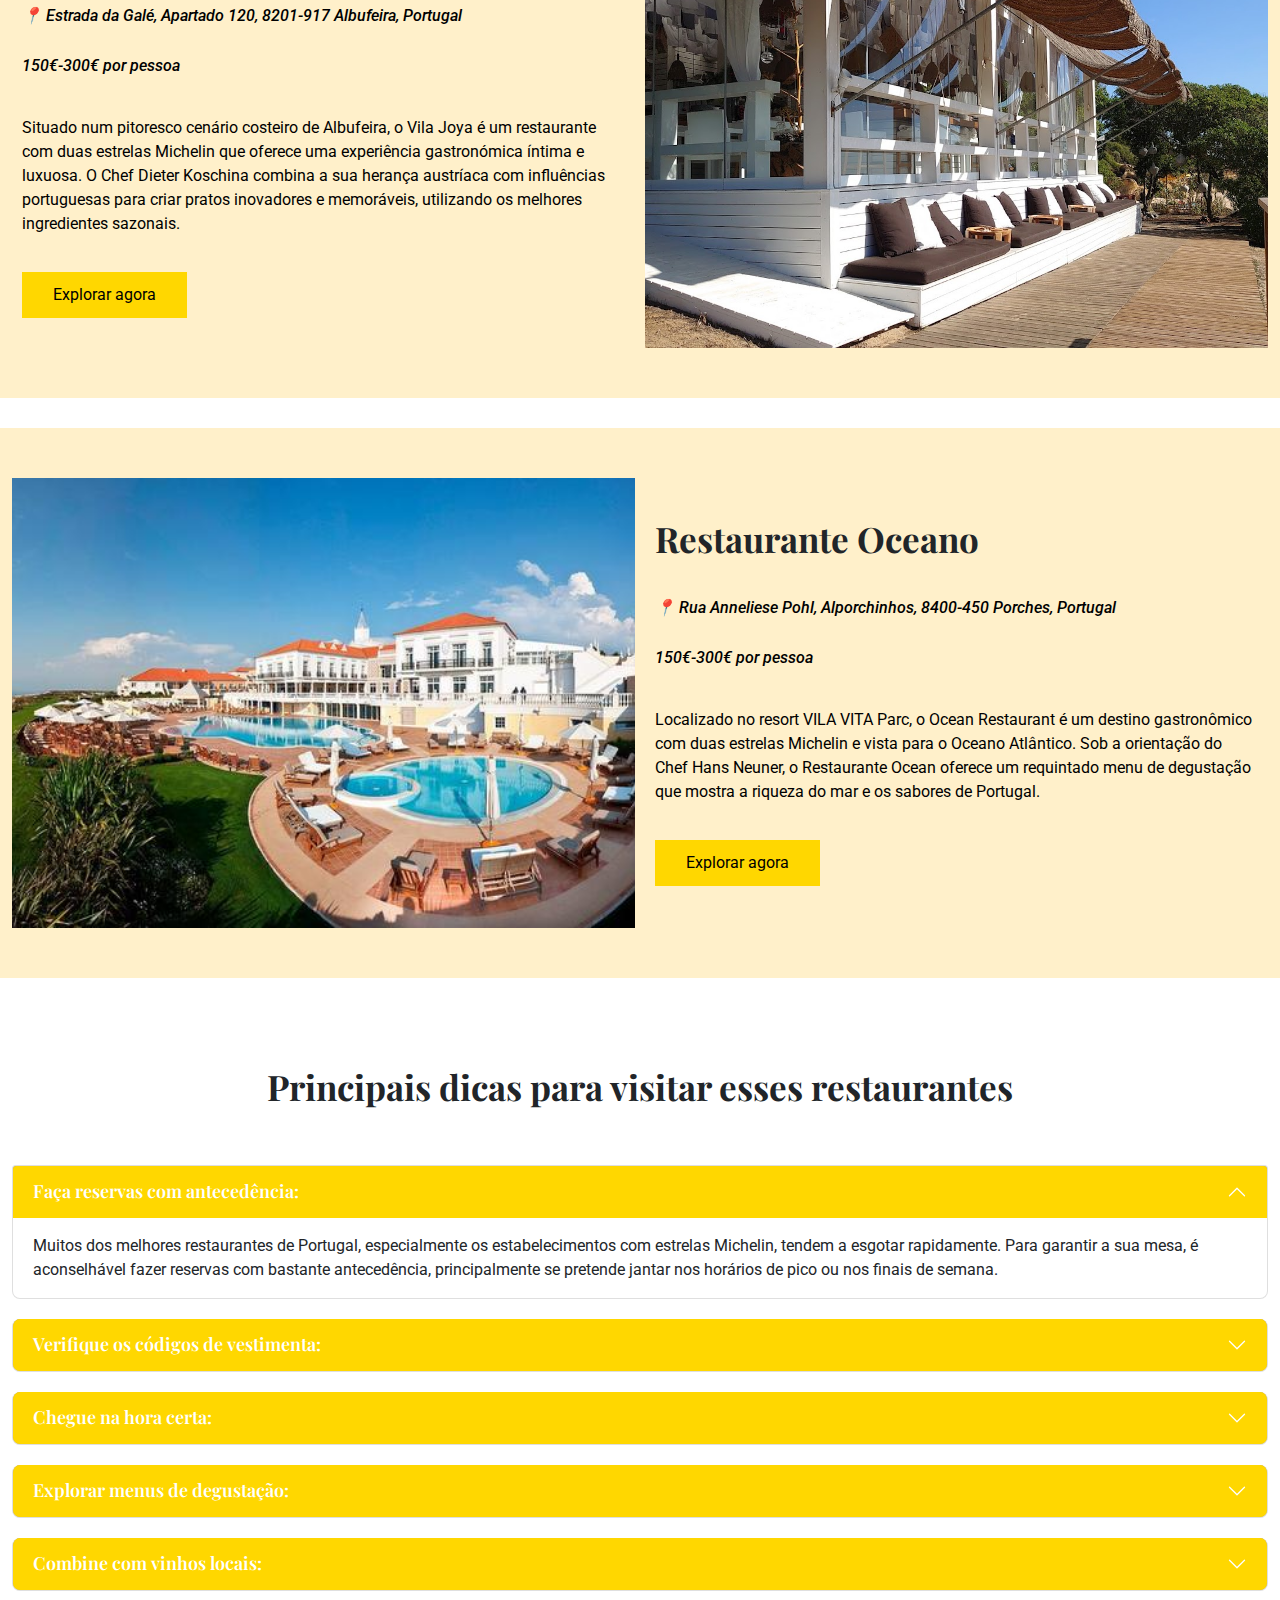
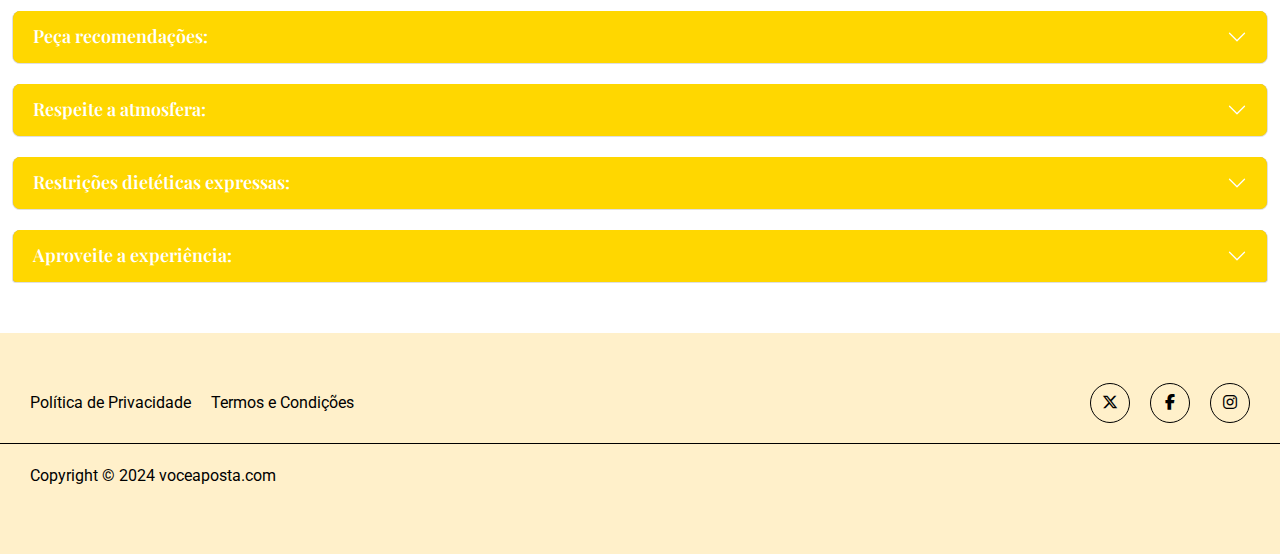
<file: resturant.html>
<!DOCTYPE html>
<html lang="en">

<head>
    <meta charset="UTF-8">
    <meta name="viewport" content="width=device-width, initial-scale=1.0">
    <link rel="stylesheet" href="assets/css/bootstrap.min.css">
    <link rel="stylesheet" href="https://cdnjs.cloudflare.com/ajax/libs/font-awesome/6.5.2/css/all.min.css">
    <link rel="icon" href="assets/images/fav-icon.png">
    <link rel="stylesheet" href="assets/css/style.css">
    <link rel="stylesheet" href="assets/css/media.css">
    <title>Restaurantes</title>

</head>

<body>


    <section class="site-header">
        <div class="container">
            <div class="nav">

                <div class="site-logo">
                    <a href="index.html">
                        <img src="assets/images/logo.png" alt="">
                    </a>
                </div>
                <div class="nav-bar">
                    <ul>
                        <li>
                            <a href="index.html">Pagina inicial</a>
                        </li>
                        <li>
                            <a href="hotel.html">Hotéis</a>
                        </li>
                        <li>
                            <a href="entertainment.html">Entretenimento</a>
                        </li>
                        <li>
                            <a href="resturant.html" class="active">Restaurantes</a>
                        </li>
                    </ul>
                    <div class="colse">
                        <i class="fa-solid fa-x"></i>
                    </div>
                </div>
                <div class="toggle">
                    <i class="fa-solid fa-bars"></i>
                </div>

            </div>
        </div>
    </section>

    <div class="sub-banner" style="background-image: url(./assets/images/rest-banner.jpg);">
        <div class="sub-banner-wrap">
            <h1>
                Restaurantes
            </h1>
        </div>
    </div>

    <div class="wel-come-txt ptb-30">
        <div class="container">
            <p>
                Encontre os melhores sabores de Portugal e as melhores experiências culinárias que o
                nosso país tem para oferecer. Quer procure cozinha gourmet, tradicional portuguesa ou
                apenas descubra novas tendências culinárias, esta página é o seu melhor guia para
                encontrar os melhores restaurantes em Portugal.
            </p>
            <p>
                Dos pratos criativos e inovadores dos restaurantes com estrelas Michelin aos sabores
                autênticos das tabernas locais. Experimente marisco fresco da costa atlântica, prove vinhos
                premiados das regiões vitivinícolas locais e deixe-se surpreender pela criatividade de chefs
                de renome internacional.
            </p>
            <p>
                Navegue pela nossa seleção dos melhores restaurantes de Portugal, cada um oferecendo
                uma experiência única e inesquecível. Desde cenários deslumbrantes à beira-mar até
                ambientes acolhedores em aldeias, há algo para todos os gostos e ocasiões.
            </p>
            <p>
                Explore, prove e desfrute do melhor da gastronomia portuguesa com a garantia de
                momentos memoráveis à mesa.
            </p>
        </div>
    </div>


    <div class="casino-main ptb-50 bg">
        <div class="container">
            <div class="casino-wrap first-wrap">
                <div class="casino-left">
                    <h3>
                        Belo canto
                    </h3>
                    <div class="casino-price">
                        <p>
                            📍 Largo de São Carlos 10, 1200-410 Lisboa, Portugal
                        </p>
                        <p>
                            Faixa de preço: 100€-200€ por pessoa
                        </p>
                    </div>

                    <p>
                        O Belcanto, localizado no coração de Lisboa, é um restaurante com estrela Michelin dirigido
                        pelo Chef José Avillez. Reconhecido pela sua inovadora cozinha portuguesa, o Belcanto
                        oferece uma experiência gastronómica excecional com um menu que celebra os sabores
                        tradicionais reinterpretados de forma moderna e criativa.
                    </p>
                    <div class="read-more">
                        <a href="https://www.belcanto.pt/en/" target="_blank">Explorar agora</a>
                    </div>
                </div>
                <div class="casino-right">
                    <img src="assets/images/rest1.jpg" alt="">
                </div>
            </div>
        </div>
    </div>

    <div class="casino-main ptb-50 bg">
        <div class="container">
            <div class="casino-wrap ">
                <div class="casino-right">
                    <img src="assets/images/rest2.webp" alt="">
                </div>
                <div class="casino-left">
                    <h3>
                        Feitoria
                    </h3>
                    <div class="casino-price">
                        <p>
                            📍 Doca do Bom Sucesso, 1400-038 Lisboa, Portugal
                        </p>
                        <p>
                            80€-150€ por pessoa
                        </p>
                    </div>

                    <p>
                        Situado nas margens do rio Tejo, o Feitoria é um restaurante com estrela Michelin e
                        conhecido pela sua cozinha portuguesa contemporânea. O Chef João Rodrigues apresenta
                        o melhor dos ingredientes sazonais de Portugal, oferecendo uma viagem culinária que
                        combina sabores da terra e do mar.
                    </p>
                    <div class="read-more">
                        <a href="https://www.restaurantefeitoria.com/" target="_blank">Explorar agora</a>
                    </div>
                </div>

            </div>
        </div>
    </div>

    <div class="casino-main ptb-50 bg">
        <div class="container">
            <div class="casino-wrap first-wrap">
                <div class="casino-left">
                    <h3>
                        O Yeatman
                    </h3>
                    <div class="casino-price">
                        <p>
                            📍 Rua do Choupelo, (Santa Marinha), 4400-088 Vila Nova de Gaia, Portugal
                        </p>
                        <p>
                            100€-250€ por pessoa
                        </p>
                    </div>

                    <p>
                        O The Yeatman, localizado em Vila Nova de Gaia, oferece vistas panorâmicas do Porto e do
                        Rio Douro, juntamente com refeições excepcionais. Este restaurante com estrela Michelin,
                        sob a direção do Chef Ricardo Costa, é especializado em cozinha portuguesa
                        contemporânea acompanhada por uma extensa carta de vinhos com os melhores vinhos
                        portugueses.
                    </p>
                    <div class="read-more">
                        <a href="https://www.the-yeatman-hotel.com/en/food/restaurant/" target="_blank">Explorar
                            agora</a>
                    </div>
                </div>
                <div class="casino-right">
                    <img src="assets/images/rest3.jpg" alt="">
                </div>
            </div>
        </div>
    </div>

    <div class="casino-main ptb-50 bg">
        <div class="container">
            <div class="casino-wrap ">
                <div class="casino-right">
                    <img src="assets/images/rest4.jpeg" alt="">
                </div>
                <div class="casino-left">
                    <h3>
                        Fortaleza do Guincho
                    </h3>
                    <div class="casino-price">
                        <p>
                            📍 Estrada do Guincho, 2750-642 Cascais, Portugal
                        </p>
                        <p>
                            80€-150€ por pessoa
                        </p>
                    </div>

                    <p>
                        Situada no topo das falésias de Cascais, com vista para o Oceano Atlântico, a Fortaleza do
                        Guincho possui um restaurante com estrela Michelin, conhecido pelos seus mariscos e
                        cozinha de inspiração francesa. O Chef Miguel Rocha Vieira apresenta os mais frescos
                        ingredientes locais em pratos que celebram os ricos sabores do mar.
                    </p>
                    <div class="read-more">
                        <a href="https://www.relaischateaux.com/gb/hotel/fortaleza-do-guincho/?esl-k=google-ads%7Cng%7Cc631461608542%7Cmp%7Ckfortaleza+do+guincho%7Cp%7Ct%7Cdc%7Ca143594919075%7Cg18703393854&gad_source=1&gclid=Cj0KCQjw6PGxBhCVARIsAIumnWaqcZqijWn_5GXic2MGHMusf1NOtsG0Io7D798cHeVLjgp96JweR4saAsouEALw_wcB&trkid=V3ADW525381_143594919075_kwd-310211526__631461608542_g_c__"
                            target="_blank">Explorar agora</a>
                    </div>
                </div>

            </div>
        </div>
    </div>

    <div class="casino-main ptb-50 bg">
        <div class="container">
            <div class="casino-wrap first-wrap">
                <div class="casino-left">
                    <h3>
                        Vila Joya
                    </h3>
                    <div class="casino-price">
                        <p>
                            📍 Estrada da Galé, Apartado 120, 8201-917 Albufeira, Portugal
                        </p>
                        <p>
                            150€-300€ por pessoa
                        </p>
                    </div>

                    <p>
                        Situado num pitoresco cenário costeiro de Albufeira, o Vila Joya é um restaurante com duas
                        estrelas Michelin que oferece uma experiência gastronómica íntima e luxuosa. O Chef
                        Dieter Koschina combina a sua herança austríaca com influências portuguesas para criar
                        pratos inovadores e memoráveis, utilizando os melhores ingredientes sazonais.
                    </p>
                    <div class="read-more">
                        <a href="https://www.vilajoya.com/" target="_blank">Explorar agora</a>
                    </div>
                </div>
                <div class="casino-right">
                    <img src="assets/images/rest5.jpg" alt="">
                </div>
            </div>
        </div>
    </div>

    <div class="casino-main ptb-50 bg">
        <div class="container">
            <div class="casino-wrap ">
                <div class="casino-right">
                    <img src="assets/images/rest6.jpeg" alt="">
                </div>
                <div class="casino-left">
                    <h3>
                        Restaurante Oceano
                    </h3>
                    <div class="casino-price">
                        <p>
                            📍 Rua Anneliese Pohl, Alporchinhos, 8400-450 Porches, Portugal
                        </p>
                        <p>
                            150€-300€ por pessoa
                        </p>
                    </div>

                    <p>
                        Localizado no resort VILA VITA Parc, o Ocean Restaurant é um destino gastronômico com
                        duas estrelas Michelin e vista para o Oceano Atlântico. Sob a orientação do Chef Hans
                        Neuner, o Restaurante Ocean oferece um requintado menu de degustação que mostra a
                        riqueza do mar e os sabores de Portugal.
                    </p>
                    <div class="read-more">
                        <a href="https://www.praia-del-rey.com/en/restaurants-oceano" target="_blank">Explorar agora</a>
                    </div>
                </div>

            </div>
        </div>
    </div>



    <div class="faq-sec ptb-30">
        <div class="site-heading text-center ptb-30">
            <h3>
                Principais dicas para visitar esses restaurantes
            </h3>
        </div>
        <div class="container">
            <div class="accordion" id="accordionExample">
                <div class="accordion-item">
                    <h2 class="accordion-header" id="headingOne">
                        <button class="accordion-button" type="button" data-bs-toggle="collapse"
                            data-bs-target="#collapseOne" aria-expanded="true" aria-controls="collapseOne">
                            Faça reservas com antecedência:
                        </button>
                    </h2>
                    <div id="collapseOne" class="accordion-collapse collapse show" aria-labelledby="headingOne"
                        data-bs-parent="#accordionExample">
                        <div class="accordion-body">
                            Muitos dos melhores restaurantes de Portugal, especialmente os estabelecimentos com
                            estrelas Michelin, tendem a esgotar rapidamente. Para garantir a sua mesa, é aconselhável
                            fazer reservas com bastante antecedência, principalmente se pretende jantar nos horários
                            de pico ou nos finais de semana.
                        </div>
                    </div>
                </div>
                <div class="accordion-item">
                    <h2 class="accordion-header" id="headingTwo">
                        <button class="accordion-button collapsed" type="button" data-bs-toggle="collapse"
                            data-bs-target="#collapseTwo" aria-expanded="false" aria-controls="collapseTwo">
                            Verifique os códigos de vestimenta:
                        </button>
                    </h2>
                    <div id="collapseTwo" class="accordion-collapse collapse" aria-labelledby="headingTwo"
                        data-bs-parent="#accordionExample">
                        <div class="accordion-body">
                            Alguns restaurantes sofisticados podem ter códigos de vestimenta específicos,
                            especialmente à noite. É uma boa ideia verificar o site do restaurante ou contatá-lo
                            diretamente para saber mais sobre a política de código de vestimenta e garantir que você
                            esteja vestido adequadamente para a ocasião.
                        </div>
                    </div>
                </div>

                <div class="accordion-item">
                    <h2 class="accordion-header" id="headingThree">
                        <button class="accordion-button collapsed" type="button" data-bs-toggle="collapse"
                            data-bs-target="#collapseThree" aria-expanded="false" aria-controls="collapseThree">
                            Chegue na hora certa:
                        </button>
                    </h2>
                    <div id="collapseThree" class="accordion-collapse collapse" aria-labelledby="headingThree"
                        data-bs-parent="#accordionExample">
                        <div class="accordion-body">
                            Para aproveitar ao máximo sua experiência gastronômica e garantir um atendimento
                            tranquilo, tente chegar ao restaurante a tempo para fazer sua reserva. Chegar pontualmente
                            permite relaxar e saborear cada prato sem pressa.
                        </div>
                    </div>
                </div>

                <div class="accordion-item">
                    <h2 class="accordion-header" id="headingFour">
                        <button class="accordion-button collapsed" type="button" data-bs-toggle="collapse"
                            data-bs-target="#collapseFour" aria-expanded="false" aria-controls="collapseFour">
                            Explorar menus de degustação:
                        </button>
                    </h2>
                    <div id="collapseFour" class="accordion-collapse collapse" aria-labelledby="headingFour"
                        data-bs-parent="#accordionExample">
                        <div class="accordion-body">
                            Muitos dos melhores restaurantes oferecem menus de degustação com curadoria de seus
                            chefs, proporcionando uma viagem culinária através de uma seleção de seus pratos
                            exclusivos. Considere optar por um menu degustação para provar uma variedade de
                            sabores e vivenciar em primeira mão a criatividade do chef.
                        </div>
                    </div>
                </div>

                <div class="accordion-item">
                    <h2 class="accordion-header" id="headingFive">
                        <button class="accordion-button collapsed" type="button" data-bs-toggle="collapse"
                            data-bs-target="#collapseFive" aria-expanded="false" aria-controls="collapseFive">
                            Combine com vinhos locais:
                        </button>
                    </h2>
                    <div id="collapseFive" class="accordion-collapse collapse" aria-labelledby="headingFive"
                        data-bs-parent="#accordionExample">
                        <div class="accordion-body">
                            Portugal é conhecido pelos seus excelentes vinhos, por isso aproveite a oportunidade para
                            explorar combinações de vinhos locais com a sua refeição. Peça recomendações ao
                            sommelier do restaurante sobre seleções de vinhos que complementem os sabores de seus
                            pratos.
                        </div>
                    </div>
                </div>

                <div class="accordion-item">
                    <h2 class="accordion-header" id="headingSix">
                        <button class="accordion-button collapsed" type="button" data-bs-toggle="collapse"
                            data-bs-target="#collapseSix" aria-expanded="false" aria-controls="collapseSix">
                            Peça recomendações:
                        </button>
                    </h2>
                    <div id="collapseSix" class="accordion-collapse collapse" aria-labelledby="headingSix"
                        data-bs-parent="#accordionExample">
                        <div class="accordion-body">
                            Não hesite em pedir ao seu garçom ou à equipe do restaurante recomendações sobre itens
                            do menu ou combinações de vinhos. Eles conhecem bem as ofertas e podem fornecer
                            informações valiosas para aprimorar sua experiência gastronômica.
                        </div>
                    </div>
                </div>

                <div class="accordion-item">
                    <h2 class="accordion-header" id="headingSeven">
                        <button class="accordion-button collapsed" type="button" data-bs-toggle="collapse"
                            data-bs-target="#collapseSeven" aria-expanded="false" aria-controls="collapseSeven">
                            Respeite a atmosfera:
                        </button>
                    </h2>
                    <div id="collapseSeven" class="accordion-collapse collapse" aria-labelledby="headingSeven"
                        data-bs-parent="#accordionExample">
                        <div class="accordion-body">
                            Muitos dos melhores restaurantes de Portugal orgulham-se de criar uma atmosfera
                            gastronómica requintada e elegante. Respeite o ambiente, mantendo os níveis de ruído ao
                            mínimo e evitando o uso excessivo de dispositivos eletrônicos.
                        </div>
                    </div>
                </div>

                <div class="accordion-item">
                    <h2 class="accordion-header" id="headingEight">
                        <button class="accordion-button collapsed" type="button" data-bs-toggle="collapse"
                            data-bs-target="#collapseEight" aria-expanded="false" aria-controls="collapseEight">
                            Restrições dietéticas expressas:
                        </button>
                    </h2>
                    <div id="collapseEight" class="accordion-collapse collapse" aria-labelledby="headingEight"
                        data-bs-parent="#accordionExample">
                        <div class="accordion-body">
                            Caso tenha alguma restrição alimentar ou alergia alimentar, informe o pessoal do
                            restaurante no momento da reserva e novamente na chegada. A cozinha muitas vezes pode
                            acomodar necessidades dietéticas especiais com aviso prévio.
                        </div>
                    </div>
                </div>
                <div class="accordion-item">
                    <h2 class="accordion-header" id="headingNine">
                        <button class="accordion-button collapsed" type="button" data-bs-toggle="collapse"
                            data-bs-target="#collapseNine" aria-expanded="false" aria-controls="collapseNine">
                            Aproveite a experiência:
                        </button>
                    </h2>
                    <div id="collapseNine" class="accordion-collapse collapse" aria-labelledby="headingNine"
                        data-bs-parent="#accordionExample">
                        <div class="accordion-body">
                            Jantar num restaurante de topo em Portugal não se trata apenas de comida; trata-se de
                            toda a experiência. Aproveite o tempo para saborear cada prato, apreciar o artesanato
                            culinário e desfrutar da companhia dos seus companheiros de jantar.
                        </div>
                    </div>
                </div>
            </div>
        </div>
    </div>


    <div class="site-footer ptb-30">
        <div class="footer-wrap">

            <div class="footer-links">
                <ul>
                    <li>
                        <a href="privacy.html">Política de Privacidade</a>
                    </li>
                    <li>
                        <a href="condition.html">Termos e Condições</a>
                    </li>

                </ul>
            </div>
            <div class="social-links">
                <ul>
                    <li>
                        <a href="#"><i class="fa-brands fa-x-twitter"></i></a>
                    </li>
                    <li>
                        <a href="#"><i class="fa-brands fa-facebook-f"></i></a>
                    </li>
                    <li>
                        <a href="#"><i class="fa-brands fa-instagram"></i></a>
                    </li>
                </ul>
            </div>
        </div>
        <div class="copy-right">
            <p>
                Copyright © 2024 voceaposta.com
            </p>

        </div>
    </div>









    <script src="assets/js/jquery-3.7.1.min.js"></script>
    <script src="assets/js/bootstrap.bundle.min.js"></script>
    <script src="assets/js/custom.js"></script>

</body>

</html>
</file>
<file: assets/css/style.css>
@import url('https://fonts.googleapis.com/css2?family=Playfair+Display:ital,wght@0,400..900;1,400..900&family=Roboto:ital,wght@0,100;0,300;0,400;0,500;0,700;0,900;1,100;1,300;1,400;1,500;1,700;1,900&display=swap');

:root {
    --primary: #FFD700;
    --secondary: #B5A26D;
    --bg: #FFF0CA;
    --white: #fff;
    --black: #000;
}

* {
    margin: 0;
    padding: 0;
    box-sizing: border-box;
}

body {
    margin: 0;
    padding: 0;
    font-family: "Roboto", sans-serif;
}

ul {
    list-style: none;
    padding-left: 0;
    margin-bottom: 0
}

a {
    text-decoration: none
}

img {
    max-width: 100%;
    width: 100%;
}

.container,
.header-con,
.drop-box {
    max-width: 1300px;
    margin: 0 auto;
}

.ptb-70 {
    padding: 70px 0
}

.ptb-50 {
    padding: 50px 0
}

.ptb-30 {
    padding: 30px 0
}

.pb-30 {
    padding-bottom: 30px;
}

h1,
h2,
h3,
h4,
h5,
h6 {
    font-family: "Playfair Display", serif;
    line-height: 1.1;
}

h1 {
    font-size: 60px;
    color: var(--white);
    list-style: 1.1;
    font-weight: 800;
}

h4 {
    font-size: 30px;
    font-weight: 700;
}

h3 {
    font-size: 40px;
    font-weight: 700;
}

p {
    font-size: 18px;
    color: var(--black);
}

.bg {
    background-color: var(--bg);
}

/* header css start here */

.site-header {
    /* background-color: var(--primary); */
    padding: 25px 0;
    position: absolute;
    top: 0;
    left: 0;
    width: 100%;
    z-index: 99;
    border-bottom: 1px solid #fff;
}

.site-logo img {
    max-width: 250px;
}

.site-header .nav {
    display: flex;
    justify-content: space-between;
    align-items: center;
}

.site-header .nav-bar ul {
    display: flex;
    justify-content: center;
    align-items: center;
    gap: 30px;
}

.site-header .nav-bar ul li a {
    font-size: 18px;
    text-transform: uppercase;
    color: var(--white);
}

.site-header .nav-bar ul li a.active,
.site-header .nav-bar ul li a:hover {
    color: #FFD700;
}

.search-bar i {
    font-size: 22px;
    color: var(--white);
}

.toggle,
.colse {
    display: none;
}


/* banner section css start here */

.site-banner {
    background-image: url(../images/hero-banner-img.jpg);
    background-position: center;
    background-repeat: no-repeat;
    background-size: cover;
    height: 80vh;
    position: relative;
}

.site-banner::before {
    content: '';
    position: absolute;
    top: 0;
    left: 0;
    height: 100%;
    width: 100%;
    background-color: #000;
    opacity: 0.5;
}

.site-banner .container {
    height: 100%;
}

.banner-wrap {
    display: flex;
    align-items: center;
    height: 100%;
    width: 100%;
    position: relative;
    padding-top: 70px;
}


.banner-txt p {
    color: var(--bg);
    font-size: 20px;
}

.wel-come-txt p {
    text-align: center;
    margin-bottom: 0;
}

/* popular hotel section css start here */
.popular-img {
    background-image: url(../images/hero-banner.jpg);
    background-position: center;
    background-repeat: no-repeat;
    background-size: cover;
    height: 450px;
    border-radius: 10px;
    overflow: hidden;
    position: relative;
}

.popular-img::before,
.popular-img::after {
    content: '';
    position: absolute;
    top: 0;
    left: 0;
    height: 100%;
    width: 100%;
    background-color: #000;
    opacity: 0.5;
    text-align: center;
}

.popular-img::after {
    height: 0;
}

.popular-img:hover::after {
    height: 100%;
    transition: all 0.3s linear;
}

.popular-img h4 {
    position: absolute;
    bottom: 25px;
    left: 50%;
    transform: translateX(-50%);
    z-index: 9;
    color: var(--white);
}

.popular-box {
    display: flex;
    align-items: center;
    justify-content: center;
    height: 400px;
    /* margin: 20px 0; */
}

.pop-left,
.pop-right {
    width: 50%;
}

.pop-left {
    padding: 25px;
}

.pop-right {
    height: 100%;
}

.pop-right img {
    height: 100%;
    width: 100%;
    object-fit: cover;
}

/* sub pages css start here */
.sub-banner {
    background-image: url(../images/hero-banner.jpg);
    background-position: center;
    background-repeat: no-repeat;
    background-size: cover;
    height: 500px;
    position: relative;
}

.casino-banner {
    background-image: url(../images/casino-banner.jpg);
}

.sub-banner::before {
    content: '';
    position: absolute;
    top: 0;
    left: 0;
    height: 100%;
    width: 100%;
    background-color: #000;
    opacity: 0.5;
}

.sub-banner-wrap {
    height: 100%;
    width: 100%;
    display: flex;
    justify-content: center;
    align-items: center;
    position: relative;
    padding-top: 70px;
}

.casino-main {
    margin-bottom: 30px;
}

.casino-wrap {
    display: flex;
    align-items: center;
    justify-content: center;
    gap: 10px;

}

.casino-left,
.casino-right {
    width: 50%;
}

.casino-right {
    height: 100%;
}

.casino-left {
    padding: 10px;
}

.casino-right img {
    height: 450px;
    width: 100%;
    object-fit: cover;
}

.read-more a {
    font-size: 18px;
    border: 1px solid #FFD700;
    background-color: var(--primary);
    color: #000;
    padding: 10px 30px;
    display: inline-block;
    margin-top: 20px;

}

.read-more a:hover {
    background-color: transparent;
    color: #000;
    border-color: #000;
}

.casino-price {
    display: flex;
    gap: 10px;
    flex-direction: column;
    margin: 30px 0;
}

.casino-price p {
    padding: 8px 0;
    margin-bottom: 0px;
    font-weight: 500;
    font-style: italic;
}

.wel-come-txt h4 {
    text-align: center;
    margin-bottom: 20px;
}


.accordion-header {
    background-color: var(--secondary);
}

.accordion-button {
    background-color: var(--primary);
    color: #fff;
    font-size: 18px;
    font-weight: 600;
}

.accordion-item {
    margin: 20px 0;
    border-radius: 8px;
    overflow: hidden;
}

.accordion-button:not(.collapsed) {
    color: #fff;
    background-color: var(--primary);
    box-shadow: none;
}

.accordion-button::after,
.accordion-button:not(.collapsed)::after {
    filter: brightness(0) invert(1);
}

.accordion-button:focus {
    z-index: 3;
    border-color: var(--primary);
    outline: 0;
    box-shadow: none;
}

.privacy-wrap {
    margin-bottom: 30px;
}

.privacy-wrap ul {
    padding-left: 20px;
    list-style: disc;
}

.form-group input,
.form-group textarea {
    width: 100%;
    height: 45px;
    margin-bottom: 20px;
    padding: 10px;
    background-color: #fff0ca;
    border: none;
}

.contact-form button {
    padding: 10px 40px;
    color: #fff;
    background-color: #FFD700;
    font-size: 16px;
    border: 1px solid #FFD700;
    transition: all 0.3s linear;
}

.contact-form button:hover {
    background-color: transparent;
    color: #FFD700;
}

.form-group textarea {
    height: 300px;
}

/* footer section css start here */
.site-footer {
    background-color: var(--bg);

}

.footer-logo {
    max-width: 250px;
    margin: 0 auto;
}

.footer-wrap {
    width: 100%;
    margin: 0 auto;
    display: flex;
    align-items: center;
    justify-content: space-between;
    padding: 20px 30px;
}

.footer-links ul {
    display: flex;
    justify-content: center;
    align-items: center;
    flex-wrap: wrap;
    gap: 20px;
}

.footer-links ul li a {
    font-size: 18px;
    color: var(--black);
}

.copy-right p {
    color: var(--black);
}

.social-links ul {
    display: flex;
    justify-content: end;
    align-items: center;
    gap: 20px;
}

.copy-right {
    display: flex;
    justify-content: space-between;
    align-items: center;
    padding: 20px 30px;
    border-top: 1px solid #000;
}

.social-links ul li {
    height: 40px;
    width: 40px;
    border-radius: 50px;
    border: 1px solid #000;
    display: flex;
    justify-content: center;
    align-items: center;
    transition: all 0.3s linear;
}

.social-links ul li a {
    font-size: 16px;
    color: #000;
}

.social-links ul li:hover {
    background-color: #000;
}

.social-links ul li:hover a {
    color: var(--white);
}

.popular-hotel .site-heading {
    margin-bottom: 20px;
}

.nav-bar {
    width: 80%;
}
</file>
<file: assets/css/media.css>
@media(max-width:1400px){
    .site-logo img {
        max-width: 220px;
    }
    .site-header .nav-bar ul li a {
        font-size: 16px;
    }
    h1 {
        font-size: 50px;
        line-height: 1.1;
    }
    p{
        font-size: 16px;
    }
    .popular-img {
        height: 400px;
    }
    h4 {
        font-size: 25px;
    }
    .popular-box {
        height: 350px;
    }
    .footer-links ul li a {
        font-size: 16px;
    }
    h3 {
        font-size: 35px;
    }
    .read-more a {
        font-size: 16px;
    }
}
@media(max-width: 1200px){
    .popular-img {
        height: 350px;
    }
    h4 {
        font-size: 22px;
    }
    p {
        font-size: 15px;
        margin-bottom: 10px;
    }
    .banner-txt p {
       
        font-size: 18px;
    }
    .sub-banner {
        height: 450px;
    }
    h3 {
        font-size: 32px;
    }
    .accordion-button {
        font-size: 16px;
    }
    .accordion-body {
        font-size: 14px;
    }
    .nav-bar {
        width: 75%;
    }
}
@media(max-width:992px){
    /* .nav-bar {
        width: 100%;
    } */
    h1 {
        font-size: 45px;
    }
    .banner-txt p {
        font-size: 16px;
    }
    .site-banner {
        height: 70vh;
    }
    .popular-img {
        height: 300px;
    }
    p {
        font-size: 14px;
    }
    .footer-links ul li a {
        font-size: 15px;
    }
    .toggle, .colse {
        display: block;
    }
    .site-header .nav-bar ul {
        flex-direction: column;
        justify-content: start;
        align-items: flex-start;
        text-align: left;
        gap: 20px;
        z-index: 9;

    }
    .nav-bar  {
       position: fixed;
       left: 0;
       top: 0;
       width: 300px;
       height: 100vh;
       background-color: #B5A26D;
       z-index: 99;
       padding: 30px;
       transform: translateX(-100%);
       transition: all 0.3s linear;
}
.menuToggle .nav-bar{
    transform: translateX(0%);

}
.colse{
    position: absolute;
    top: 10px;
    right: 15px;
    color: #fff;
    font-size: 20px;
}
.toggle {
    font-size: 25px;
    color: #fff;
}
.contact-form button {
    font-size: 14px;
    margin-bottom: 20px;
}
}
@media(max-width:767.50px){
    .casino-wrap {
       flex-direction: column;
       /* flex-wrap: wrap; */
    }
    .casino-wrap.first-wrap{
        flex-direction: column-reverse;
    }

    .casino-left, .casino-right {
        width: 100%;
    }
    .casino-right img {
        height: 350px;
    }
    h3 {
        font-size: 28px;
    }
    .popular-img {
        margin-bottom: 15px;
    }
    .popular-box {
        height: auto;
        flex-direction: column;
        background-color: #fff;
        margin-bottom: 20px;
        padding: 10px;
    }
    .popular-box:nth-child(1), .popular-box:nth-child(3){
        flex-direction: column-reverse;
    }
    .pop-left, .pop-right {
        width: 100%;
    }
    .pop-left{
        padding: 0;
    }
    .pop-right {
        height: 300px;
        margin-bottom: 15px;
    }
    .site-logo img {
        max-width: 180px;
    }
    .site-header {
        padding: 15px 0;
    }
    h1 {
        font-size: 35px;
    }
    .site-banner {
        height: 60vh;
    }
    .ptb-30 {
        padding: 20px 0;
    }
    .popular-img {
        height: 250px;
    }
    h4 {
        font-size: 20px;
    }
    .footer-wrap {
        padding: 10px 0px;
        flex-direction: column;
    }
    .footer-links ul {
        gap: 5px;
        flex-direction: column;
        margin-bottom: 15px;
    }
    .copy-right{
        justify-content: center;
    }
    .sub-banner {
        height: 400px;
    }
    .read-more a {
        font-size: 14px;
    }
    .accordion-button {
        font-size: 14px;
    }
    .accordion-body {
        font-size: 13px;
    }
    .privacy-wrap {
        margin-bottom: 30px;
    }
    .form-group textarea {
        height: 250px;
    }
}
@media(max-width:575px){
    .nav-bar {
        width: 100%;
    }
    h3 {
        font-size: 25px;
    }
    .casino-price {
        margin: 15px 0;
    }
    .casino-right img {
        height: 300px;
    }
    .accordion-button {
        padding: 10px 12px;
    }
    h1 {
        font-size: 32px;
    }
    .sub-banner-wrap {
        padding: 70px 10px 0 10px;
    }
}
</file>
